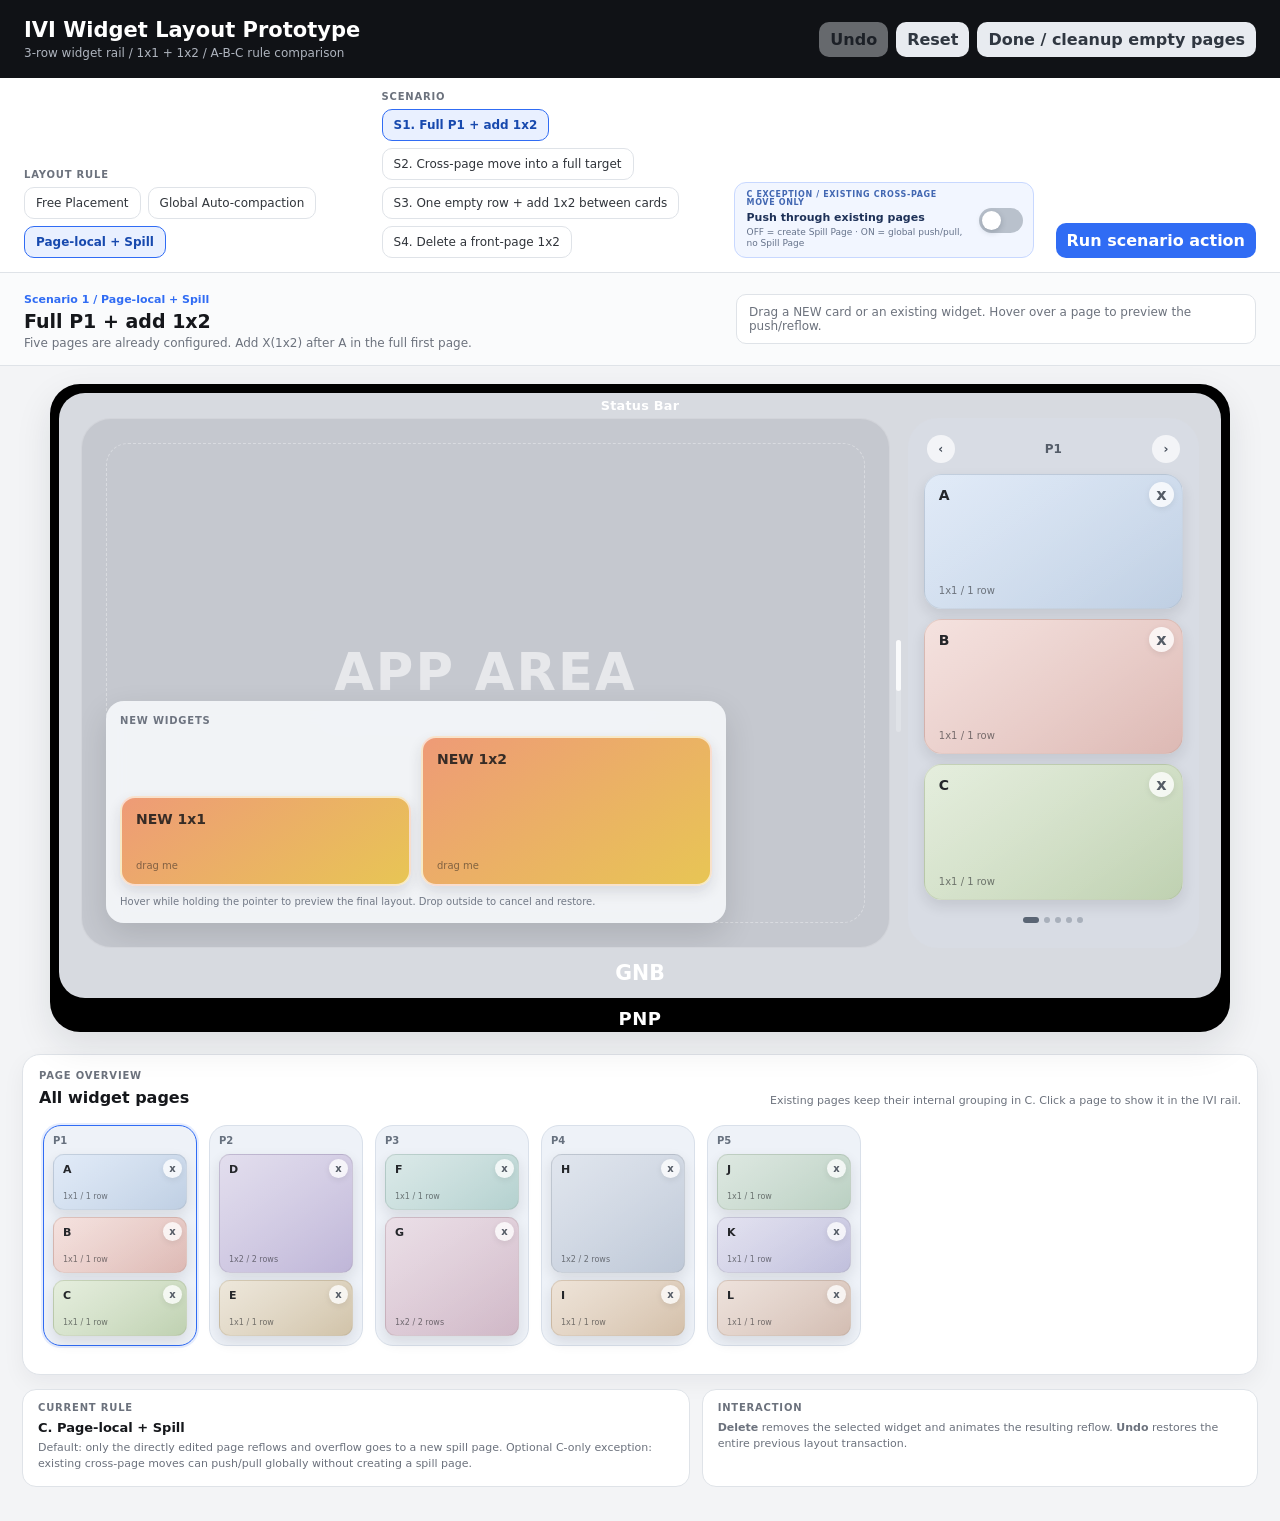
<file: index.html>
<!doctype html>
<html lang="en">
<head>
  <meta charset="utf-8" />
  <meta name="viewport" content="width=device-width, initial-scale=1" />
  <title>IVI Widget Layout Prototype</title>
  <style>
:root {
  --bg: #f3f4f6;
  --panel: #ffffff;
  --text: #15171b;
  --muted: #6c727d;
  --line: #dfe3e8;
  --blue: #306cf4;
  --blue-soft: #e9f0ff;
  --danger: #df4c4c;
  --success: #1d7b52;
  --row-h: 92px;
  --row-gap: 10px;
  --mini-row-h: 56px;
  --mini-row-gap: 7px;
  --shadow: 0 14px 36px rgba(18, 25, 35, .10);
}

* { box-sizing: border-box; }
html, body { min-height: 100%; }
body {
  margin: 0;
  background: var(--bg);
  color: var(--text);
  font-family: Inter, ui-sans-serif, system-ui, -apple-system, BlinkMacSystemFont, "Segoe UI", sans-serif;
}
button { font: inherit; }

.app-shell { min-height: 100vh; }
.topbar {
  display: flex;
  justify-content: space-between;
  align-items: center;
  gap: 20px;
  padding: 18px 24px;
  background: #101216;
  color: white;
}
.topbar h1 { margin: 0 0 4px; font-size: 21px; }
.topbar p { margin: 0; color: #aeb4be; font-size: 12px; }
.top-actions { display: flex; gap: 8px; flex-wrap: wrap; }

.control-panel {
  display: flex;
  align-items: end;
  gap: 22px;
  padding: 14px 24px;
  background: white;
  border-bottom: 1px solid var(--line);
}
.control-block { min-width: 330px; }
.control-block.grow { flex: 1; }
.label {
  color: var(--muted);
  font-size: 10px;
  line-height: 1;
  letter-spacing: .08em;
  font-weight: 800;
  text-transform: uppercase;
  margin-bottom: 7px;
}
.segmented { display: flex; gap: 7px; flex-wrap: wrap; }
.seg-btn {
  border: 1px solid var(--line);
  background: #fff;
  color: #30343a;
  border-radius: 10px;
  padding: 8px 11px;
  cursor: pointer;
  font-size: 12px;
}
.seg-btn.active { border-color: var(--blue); background: var(--blue-soft); color: #1749ae; font-weight: 800; }

.c-move-mode {
  min-width: 300px;
  max-width: 380px;
  min-height: 54px;
  padding: 8px 10px 8px 12px;
  border: 1px solid #c8d8ff;
  background: #f2f6ff;
  border-radius: 12px;
  display: flex;
  align-items: center;
  gap: 12px;
}
.c-move-copy { min-width: 0; flex: 1; display: grid; gap: 2px; }
.c-move-copy .label { margin: 0 0 2px; color: #4267b2; font-size: 8px; }
.c-move-copy strong { font-size: 11px; color: #1e3158; line-height: 1.2; }
.c-move-copy span { font-size: 9px; color: #65728a; line-height: 1.25; }
.switch { flex: 0 0 auto; cursor: pointer; }
.switch input { position: absolute; opacity: 0; pointer-events: none; }
.switch-track {
  display: block;
  width: 44px;
  height: 25px;
  padding: 3px;
  border-radius: 999px;
  background: #b9c1cc;
  transition: background .18s ease;
}
.switch-thumb {
  display: block;
  width: 19px;
  height: 19px;
  border-radius: 50%;
  background: white;
  box-shadow: 0 2px 6px rgba(20,30,45,.22);
  transition: transform .18s ease;
}
.switch input:checked + .switch-track { background: var(--blue); }
.switch input:checked + .switch-track .switch-thumb { transform: translateX(19px); }
.run-btn { white-space: nowrap; }

.scenario-summary {
  display: grid;
  grid-template-columns: minmax(0, 1fr) minmax(320px, 520px);
  gap: 18px;
  align-items: center;
  padding: 15px 24px;
  background: #fafbfc;
  border-bottom: 1px solid var(--line);
}
.eyebrow { color: var(--blue); font-size: 11px; font-weight: 900; }
.scenario-summary h2 { margin: 3px 0 4px; font-size: 19px; }
.scenario-summary p { margin: 0; color: var(--muted); font-size: 12px; }
.status {
  border-radius: 10px;
  padding: 10px 12px;
  font-size: 12px;
  border: 1px solid var(--line);
  background: white;
  color: var(--muted);
}
.status.success { background: #e9f8f0; color: #14613f; border-color: #bfe6d0; }
.status.error { background: #ffeded; color: #942f2f; border-color: #f0baba; }
.status.preview { background: #eef4ff; color: #1f4eaa; border-color: #c7d8ff; }

.prototype-area { padding: 18px 22px 34px; }
.ivi-shell {
  width: min(1180px, 100%);
  aspect-ratio: 1640 / 900;
  margin: 0 auto;
  background: #000;
  border-radius: 30px;
  padding: 9px 9px 34px;
  position: relative;
  box-shadow: var(--shadow);
  overflow: visible;
}
.ivi-inner {
  height: 100%;
  background: #d7dae0;
  border-radius: 26px;
  display: grid;
  grid-template-rows: 25px minmax(0, 1fr) 50px;
  overflow: hidden;
}
.status-label, .gnb-label {
  display: flex;
  align-items: center;
  justify-content: center;
  color: white;
  font-weight: 800;
}
.status-label { font-size: clamp(9px, 1vw, 14px); letter-spacing: .02em; }
.gnb-label { font-size: clamp(14px, 1.6vw, 22px); }
.pnp-label {
  position: absolute;
  bottom: 3px;
  left: 50%;
  transform: translateX(-50%);
  color: white;
  font-size: 18px;
  font-weight: 700;
  letter-spacing: .03em;
}
.ivi-content {
  min-height: 0;
  display: grid;
  grid-template-columns: minmax(0, 3fr) minmax(260px, 1.08fr);
  gap: 18px;
  padding: 0 22px;
}
.app-canvas {
  min-height: 0;
  background: #c5c8cf;
  border-radius: 30px;
  position: relative;
  overflow: hidden;
  border: 1px solid rgba(255,255,255,.22);
}
.app-placeholder {
  position: absolute;
  inset: 24px;
  border: 1px dashed rgba(255,255,255,.35);
  border-radius: 22px;
  display: flex;
  flex-direction: column;
  justify-content: center;
  align-items: center;
  color: rgba(255,255,255,.58);
  pointer-events: none;
}
.app-title { font-size: clamp(28px, 4vw, 54px); font-weight: 900; letter-spacing: .04em; }
.app-subtitle { margin-top: 8px; font-size: 12px; }

.new-widget-tray {
  position: absolute;
  left: 24px;
  bottom: 24px;
  width: min(620px, calc(100% - 48px));
  padding: 14px;
  border-radius: 18px;
  background: rgba(245,247,250,.92);
  box-shadow: 0 12px 32px rgba(0,0,0,.12);
  backdrop-filter: blur(10px);
}
.tray-title { font-size: 10px; letter-spacing: .08em; font-weight: 900; color: #6e7480; margin-bottom: 10px; }
.tray-cards { display: grid; grid-template-columns: 1fr 1fr; gap: 10px; align-items: end; }
.palette-card {
  border-radius: 15px;
  padding: 13px 14px;
  color: rgba(24,24,26,.86);
  cursor: grab;
  user-select: none;
  border: 2px solid rgba(255,255,255,.65);
  box-shadow: 0 6px 14px rgba(30,35,45,.12);
  display: flex;
  flex-direction: column;
  justify-content: space-between;
  transition: transform .16s ease, box-shadow .16s ease;
  touch-action: none;
}
.palette-card:hover { transform: translateY(-2px); box-shadow: 0 10px 18px rgba(30,35,45,.16); }
.palette-card.size-1 { min-height: 90px; }
.palette-card.size-2 { min-height: 150px; }
.palette-card strong { font-size: 14px; }
.palette-card span { font-size: 10px; opacity: .58; }
.tray-help { margin-top: 9px; color: #727986; font-size: 10px; line-height: 1.35; }

.widget-rail-wrap {
  background: #d8dce4;
  border-radius: 30px;
  min-height: 0;
  padding: 14px 16px 16px;
  position: relative;
  display: grid;
  grid-template-rows: 34px minmax(0, 1fr) 24px;
  gap: 8px;
}
.rail-head { display: flex; justify-content: space-between; align-items: center; padding: 0 3px; color: #555d69; font-weight: 900; font-size: 12px; }
.rail-nav { width: 28px; height: 28px; border: 0; border-radius: 50%; background: rgba(255,255,255,.7); cursor: pointer; color: #444c58; }
.page-dots { display: flex; justify-content: center; align-items: center; gap: 5px; }
.page-dot { width: 6px; height: 6px; border-radius: 50%; background: #a9b0bb; border: 0; padding: 0; cursor: pointer; }
.page-dot.active { width: 16px; border-radius: 8px; background: #5a6574; }
.rail-scrollbar { position: absolute; left: -12px; top: 42%; width: 5px; height: 92px; background: rgba(255,255,255,.22); border-radius: 8px; }
.rail-scrollbar i { display:block; height: 55%; width:100%; background: rgba(255,255,255,.82); border-radius: 8px; }

.page-surface {
  position: relative;
  border-radius: 18px;
  touch-action: none;
}
.rail-surface {
  min-height: 0;
  display: grid;
  grid-template-rows: repeat(3, minmax(0, 1fr));
  gap: 10px;
}
.surface-row {
  border-radius: 18px;
  background: rgba(255,255,255,.25);
  border: 1px dashed rgba(255,255,255,.35);
}
.surface-row span { display: none; }

.widget-card {
  position: absolute;
  left: 0;
  right: 0;
  border-radius: 18px;
  padding: 12px 14px;
  color: #24262a;
  border: 1px solid rgba(80,65,45,.08);
  box-shadow: 0 6px 14px rgba(25,30,40,.11);
  display: flex;
  flex-direction: column;
  justify-content: space-between;
  user-select: none;
  cursor: grab;
  touch-action: none;
  overflow: hidden;
  transition: top .22s cubic-bezier(.2,.8,.2,1), height .22s cubic-bezier(.2,.8,.2,1), transform .18s ease, opacity .18s ease, box-shadow .18s ease;
  z-index: 3;
}
.widget-card::before {
  content: "";
  position: absolute;
  inset: 0;
  background: linear-gradient(145deg, rgba(255,255,255,.25), rgba(255,255,255,0));
  pointer-events: none;
}
.widget-card:hover { box-shadow: 0 10px 20px rgba(25,30,40,.16); }
.widget-card.drag-preview { outline: 3px solid rgba(48,108,244,.35); outline-offset: -3px; }
.widget-card .card-title { font-size: 14px; font-weight: 900; position: relative; z-index: 1; }
.widget-card .card-meta { font-size: 10px; color: rgba(20,22,25,.54); position: relative; z-index: 1; }
.widget-delete {
  position: absolute;
  top: 7px;
  right: 8px;
  z-index: 4;
  width: 25px;
  height: 25px;
  border: 0;
  border-radius: 50%;
  background: rgba(255,255,255,.78);
  color: #555c66;
  cursor: pointer;
  font-weight: 900;
  box-shadow: 0 2px 6px rgba(0,0,0,.08);
}
.widget-card.removing { opacity: 0; transform: scale(.88); }

.page-surface.target-ok { outline: 3px solid rgba(48,108,244,.48); outline-offset: 4px; }
.page-surface.target-bad { outline: 3px solid rgba(223,76,76,.55); outline-offset: 4px; }
.drop-marker {
  position: absolute;
  left: 8px;
  right: 8px;
  height: 5px;
  border-radius: 6px;
  background: var(--blue);
  box-shadow: 0 0 0 4px rgba(48,108,244,.13);
  pointer-events: none;
  z-index: 8;
}
.target-bad .drop-marker { background: var(--danger); box-shadow: 0 0 0 4px rgba(223,76,76,.12); }

.overview-section {
  width: min(1400px, 100%);
  margin: 22px auto 0;
  background: white;
  border: 1px solid var(--line);
  border-radius: 18px;
  padding: 16px;
  box-shadow: 0 8px 22px rgba(20,25,35,.05);
}
.overview-head { display: flex; justify-content: space-between; gap: 20px; align-items: end; margin-bottom: 12px; }
.overview-head h3 { margin: 0; font-size: 16px; }
.overview-note { max-width: 610px; color: var(--muted); font-size: 11px; text-align: right; }
.page-overview { display: flex; gap: 12px; overflow-x: auto; padding: 6px 4px 12px; min-height: 230px; }
.mini-page { min-width: 154px; width: 154px; background: #eef2f8; border: 1px solid #d9e0ea; border-radius: 18px; padding: 9px; cursor: pointer; transition: border-color .16s ease, transform .16s ease; }
.mini-page:hover { transform: translateY(-1px); }
.mini-page.active { border-color: var(--blue); box-shadow: 0 0 0 2px rgba(48,108,244,.12); }
.mini-page.spill { border-style: dashed; border-color: #6e92e8; }
.mini-page-head { display: flex; justify-content: space-between; align-items: center; margin-bottom: 8px; font-size: 10px; font-weight: 900; color: #66707e; }
.spill-badge { font-size: 8px; background: white; border: 1px solid #c8d7f4; color: #2d62c6; border-radius: 7px; padding: 3px 5px; }
.mini-surface { height: calc(var(--mini-row-h) * 3 + var(--mini-row-gap) * 2); display: grid; grid-template-rows: repeat(3, var(--mini-row-h)); gap: var(--mini-row-gap); }
.mini-surface .surface-row { border-radius: 11px; background: rgba(255,255,255,.55); border-color: #d7dee8; }
.mini-surface .widget-card { border-radius: 11px; padding: 8px 9px; }
.mini-surface .widget-card .card-title { font-size: 11px; }
.mini-surface .widget-card .card-meta { font-size: 8px; }
.mini-surface .widget-delete { width: 19px; height: 19px; top: 4px; right: 4px; font-size: 10px; }
.mini-surface .drop-marker { left: 5px; right: 5px; height: 3px; }

.rule-foot { width: min(1400px, 100%); margin: 14px auto 0; display: grid; grid-template-columns: 1.2fr 1fr; gap: 12px; }
.rule-card { background: white; border: 1px solid var(--line); border-radius: 14px; padding: 13px 15px; }
.rule-card strong { display:block; font-size: 13px; margin-bottom: 5px; }
.rule-card p { margin: 0; color: var(--muted); font-size: 11px; line-height: 1.5; }

.btn { border: 0; border-radius: 10px; padding: 8px 11px; font-weight: 800; cursor: pointer; }
.btn.primary { background: var(--blue); color: white; }
.btn.secondary { background: #e8ebf0; color: #303741; }
.btn:disabled { opacity: .4; cursor: not-allowed; }

.drag-ghost {
  position: fixed;
  width: 170px;
  border-radius: 16px;
  padding: 12px;
  pointer-events: none;
  z-index: 9999;
  box-shadow: 0 18px 42px rgba(0,0,0,.24);
  border: 2px solid rgba(255,255,255,.75);
  transform: translate(-50%, -50%) rotate(2deg);
  opacity: .96;
}
.drag-ghost.size-1 { height: 74px; }
.drag-ghost.size-2 { height: 126px; }
.drag-ghost strong { display:block; font-size: 13px; }
.drag-ghost span { font-size: 10px; opacity: .55; }
.hidden { display:none !important; }

@media (max-width: 980px) {
  .control-panel, .scenario-summary { grid-template-columns: 1fr; display: grid; align-items: start; }
  .control-block { min-width: 0; }
  .ivi-content { grid-template-columns: 1.8fr 1fr; gap: 12px; padding: 0 14px; }
  .new-widget-tray { left: 14px; bottom: 14px; width: calc(100% - 28px); }
  .rule-foot { grid-template-columns: 1fr; }
}

</style>
</head>
<body>
  <div class="app-shell">
    <header class="topbar">
      <div>
        <h1>IVI Widget Layout Prototype</h1>
        <p>3-row widget rail / 1x1 + 1x2 / A-B-C rule comparison</p>
      </div>
      <div class="top-actions">
        <button id="undoBtn" class="btn secondary">Undo</button>
        <button id="resetBtn" class="btn secondary">Reset</button>
        <button id="doneBtn" class="btn secondary">Done / cleanup empty pages</button>
      </div>
    </header>

    <section class="control-panel">
      <div class="control-block">
        <div class="label">Layout rule</div>
        <div id="optionTabs" class="segmented"></div>
      </div>
      <div class="control-block grow">
        <div class="label">Scenario</div>
        <div id="scenarioTabs" class="segmented scenarios"></div>
      </div>
      <div id="cMoveMode" class="c-move-mode hidden" aria-live="polite">
        <div class="c-move-copy">
          <div class="label">C exception / existing cross-page move only</div>
          <strong>Push through existing pages</strong>
          <span>OFF = create Spill Page · ON = global push/pull, no Spill Page</span>
        </div>
        <label class="switch" title="Only affects moving an existing widget to a different page in Option C">
          <input id="cMovePushToggle" type="checkbox" />
          <span class="switch-track"><span class="switch-thumb"></span></span>
        </label>
      </div>
      <button id="runScenarioBtn" class="btn primary run-btn">Run scenario action</button>
    </section>

    <section class="scenario-summary">
      <div>
        <span id="scenarioNumber" class="eyebrow"></span>
        <h2 id="scenarioTitle"></h2>
        <p id="scenarioDescription"></p>
      </div>
      <div id="statusBar" class="status neutral">Drag a NEW card or an existing widget. Hover over a page to preview the push/reflow.</div>
    </section>

    <main class="prototype-area">
      <section class="ivi-shell" aria-label="Interactive IVI prototype">
        <div class="ivi-inner">
          <div class="status-label">Status Bar</div>
          <div class="ivi-content">
            <section class="app-canvas">
              <div class="app-placeholder">
                <div class="app-title">APP AREA</div>
                <div class="app-subtitle">Drag a new widget from this tray into the widget rail.</div>
              </div>

              <div class="new-widget-tray">
                <div class="tray-title">NEW WIDGETS</div>
                <div class="tray-cards">
                  <div id="palette1" class="palette-card size-1" data-size="1">
                    <strong>NEW 1x1</strong>
                    <span>drag me</span>
                  </div>
                  <div id="palette2" class="palette-card size-2" data-size="2">
                    <strong>NEW 1x2</strong>
                    <span>drag me</span>
                  </div>
                </div>
                <div class="tray-help">Hover while holding the pointer to preview the final layout. Drop outside to cancel and restore.</div>
              </div>
            </section>

            <aside class="widget-rail-wrap">
              <div class="rail-head">
                <button id="prevPageBtn" class="rail-nav" aria-label="Previous page">&#8249;</button>
                <span id="currentPageLabel">P1</span>
                <button id="nextPageBtn" class="rail-nav" aria-label="Next page">&#8250;</button>
              </div>
              <div id="mainRail" class="page-surface rail-surface" data-context="rail"></div>
              <div id="pageDots" class="page-dots"></div>
              <div class="rail-scrollbar"><i></i></div>
            </aside>
          </div>
          <div class="gnb-label">GNB</div>
        </div>
        <div class="pnp-label">PNP</div>
      </section>

      <section class="overview-section">
        <div class="overview-head">
          <div>
            <div class="label">Page overview</div>
            <h3>All widget pages</h3>
          </div>
          <div class="overview-note">Existing pages keep their internal grouping in C. Click a page to show it in the IVI rail.</div>
        </div>
        <div id="pageOverview" class="page-overview"></div>
      </section>

      <section class="rule-foot">
        <div class="rule-card">
          <div class="label">Current rule</div>
          <strong id="ruleName"></strong>
          <p id="ruleDescription"></p>
        </div>
        <div class="rule-card compact">
          <div class="label">Interaction</div>
          <p><b>Delete</b> removes the selected widget and animates the resulting reflow. <b>Undo</b> restores the entire previous layout transaction.</p>
        </div>
      </section>
    </main>
  </div>

  <div id="dragGhost" class="drag-ghost hidden"></div>
  <script>
(() => {
  const CAPACITY = 3;

  const OPTIONS = {
    A: {
      name: 'A. Free Placement',
      short: 'Free Placement',
      description: 'No cross-page push/pull. A drop is allowed when the target page has enough total row capacity. A 1x2 may shove an existing 1x1 up or down inside that same page to create two contiguous rows.'
    },
    B: {
      name: 'B. Global Auto-compaction',
      short: 'Global Auto-compaction',
      description: 'All widgets share one global order. Add, delete, or move changes that order, then every page is repaginated from the front.'
    },
    C: {
      name: 'C. Page-local + Spill',
      short: 'Page-local + Spill',
      description: 'Default: only the directly edited page reflows and overflow goes to a new spill page. Optional C-only exception: existing cross-page moves can push/pull globally without creating a spill page.'
    }
  };

  const SCENARIOS = {
    1: {
      title: 'Full P1 + add 1x2',
      description: 'Five pages are already configured. Add X(1x2) after A in the full first page.',
      pages: [
        [['A',1],['B',1],['C',1]],
        [['D',2],['E',1]],
        [['F',1],['G',2]],
        [['H',2],['I',1]],
        [['J',1],['K',1],['L',1]]
      ],
      action: { type:'add', size:2, id:'X', page:0, after:'A' }
    },
    2: {
      title: 'Cross-page move into a full target',
      description: 'Move I(1x1) from P4 into the full P1, between A and B.',
      pages: [
        [['A',1],['B',1],['C',1]],
        [['D',2],['E',1]],
        [['F',1],['G',2]],
        [['H',1],['I',1],['J',1]],
        [['K',2],['L',1]]
      ],
      action: { type:'move', id:'I', page:0, after:'A' }
    },
    3: {
      title: 'One empty row + add 1x2 between cards',
      description: 'P1 visibly has one empty row, but inserting a 1x2 between A and B needs four total rows.',
      pages: [
        [['A',1],['B',1]],
        [['C',2],['D',1]],
        [['E',1],['F',2]],
        [['G',1],['H',1]],
        [['I',2],['J',1]]
      ],
      action: { type:'add', size:2, id:'X', page:0, after:'A' }
    },
    4: {
      title: 'Delete a front-page 1x2',
      description: 'Delete A(1x2) from the first page and compare how far the resulting pull/reflow propagates.',
      pages: [
        [['A',2],['B',1]],
        [['C',1],['D',1],['E',1]],
        [['F',2],['G',1]],
        [['H',1],['I',2]],
        [['J',1],['K',1],['L',1]]
      ],
      action: { type:'delete', id:'A' }
    }
  };

  const BASE_COLORS = [
    ['#d7e4f5','#bfcfe3'], ['#f1d8d4','#ddb9b4'], ['#dce8d2','#bfd1b1'],
    ['#d9d3e8','#bfb6d8'], ['#e7dfcf','#d1c3a9'], ['#cfe2e1','#b4d1cf'],
    ['#e4d4df','#d0b8c7'], ['#d6dde8','#bec8d7'], ['#e8dacb','#d4c0aa'],
    ['#d2e0d7','#bad0c2'], ['#d9d8eb','#c0bfdc'], ['#e7d8d0','#d3bdb2']
  ];

  const app = {
    option: 'C',
    scenario: 1,
    states: {},
    histories: {},
    selectedPageId: {},
    newCounter: 1,
    drag: null,
    preview: null,
    lastHoverKey: null,
    deleteTimer: null,
    cExistingMoveGlobal: false
  };

  const els = {
    optionTabs: document.getElementById('optionTabs'),
    scenarioTabs: document.getElementById('scenarioTabs'),
    cMoveMode: document.getElementById('cMoveMode'),
    cMovePushToggle: document.getElementById('cMovePushToggle'),
    scenarioNumber: document.getElementById('scenarioNumber'),
    scenarioTitle: document.getElementById('scenarioTitle'),
    scenarioDescription: document.getElementById('scenarioDescription'),
    ruleName: document.getElementById('ruleName'),
    ruleDescription: document.getElementById('ruleDescription'),
    statusBar: document.getElementById('statusBar'),
    mainRail: document.getElementById('mainRail'),
    pageOverview: document.getElementById('pageOverview'),
    currentPageLabel: document.getElementById('currentPageLabel'),
    pageDots: document.getElementById('pageDots'),
    prevPageBtn: document.getElementById('prevPageBtn'),
    nextPageBtn: document.getElementById('nextPageBtn'),
    undoBtn: document.getElementById('undoBtn'),
    resetBtn: document.getElementById('resetBtn'),
    doneBtn: document.getElementById('doneBtn'),
    runScenarioBtn: document.getElementById('runScenarioBtn'),
    palette1: document.getElementById('palette1'),
    palette2: document.getElementById('palette2'),
    dragGhost: document.getElementById('dragGhost')
  };

  function key(option = app.option, scenario = app.scenario) { return `${option}-${scenario}`; }
  function clone(value) { return JSON.parse(JSON.stringify(value)); }
  function makePageId(prefix='p') { return `${prefix}-${Math.random().toString(36).slice(2,8)}`; }
  function pageUsed(items, widgets) { return items.reduce((n,id) => n + (widgets[id]?.size || 0), 0); }

  function newGradient(index) {
    const hue = (18 + (index - 1) * 34) % 360;
    const hue2 = (hue + 28) % 360;
    return [`hsl(${hue} 78% 70%)`, `hsl(${hue2} 76% 62%)`];
  }

  function baseGradient(index) {
    return BASE_COLORS[index % BASE_COLORS.length];
  }

  function widgetBackground(widget) {
    const colors = widget.colors || ['#d6dde8','#bcc8d8'];
    return `linear-gradient(145deg, ${colors[0]}, ${colors[1]})`;
  }

  function buildWidgets(sc) {
    const widgets = {};
    let i = 0;
    sc.pages.flat().forEach(([id,size]) => {
      widgets[id] = { id, label:id, size, colors:baseGradient(i++), isNew:false };
    });
    return widgets;
  }

  function packGlobal(order, widgets, oldPages=[]) {
    const pageOrders = [];
    let current = [];
    let used = 0;
    for (const id of order) {
      const size = widgets[id]?.size || 1;
      if (current.length && used + size > CAPACITY) {
        pageOrders.push(current);
        current = [];
        used = 0;
      }
      current.push(id);
      used += size;
    }
    if (current.length || !pageOrders.length) pageOrders.push(current);
    return pageOrders.map((items,i) => ({
      id: oldPages[i]?.id || makePageId(`b${i+1}`),
      items,
      spill:false
    }));
  }

  function sequentialPlacements(items, widgets) {
    let row = 0;
    return items.map(id => {
      const size = widgets[id]?.size || 1;
      const placement = { id, start:row, size };
      row += size;
      return placement;
    });
  }

  function buildInitialState(option, scenarioId) {
    const sc = SCENARIOS[scenarioId];
    const widgets = buildWidgets(sc);
    if (option === 'A') {
      return {
        option,
        widgets,
        pages: sc.pages.map((items,i) => ({
          id: makePageId(`a${i+1}`),
          spill:false,
          placements: sequentialPlacements(items.map(([id]) => id), widgets)
        }))
      };
    }
    if (option === 'B') {
      const order = sc.pages.flat().map(([id]) => id);
      return { option, widgets, order, pages:packGlobal(order, widgets) };
    }
    return {
      option,
      widgets,
      pages: sc.pages.map((items,i) => ({ id:makePageId(`c${i+1}`), spill:false, items:items.map(([id]) => id) }))
    };
  }

  function getState() {
    const k = key();
    if (!app.states[k]) app.states[k] = buildInitialState(app.option, app.scenario);
    if (!app.histories[k]) app.histories[k] = [];
    return app.states[k];
  }

  function setState(state) { app.states[key()] = state; }

  function getDisplayState() { return app.preview?.state || getState(); }

  function pageItems(state, page) {
    if (state.option === 'A') return [...page.placements].sort((a,b)=>a.start-b.start).map(p=>p.id);
    return page.items || [];
  }

  function pagePlacements(state, page) {
    if (state.option === 'A') return [...page.placements].sort((a,b)=>a.start-b.start);
    return sequentialPlacements(page.items || [], state.widgets);
  }

  function selectedPageId() {
    const k = key();
    const state = getDisplayState();
    const current = app.selectedPageId[k];
    if (state.pages.some(p=>p.id===current)) return current;
    const first = state.pages[0]?.id || null;
    app.selectedPageId[k] = first;
    return first;
  }

  function setSelectedPage(id) { app.selectedPageId[key()] = id; render(); }

  function findWidget(state, id) {
    if (!state.widgets[id]) return null;
    if (state.option === 'A') {
      for (let pi=0; pi<state.pages.length; pi++) {
        const idx = state.pages[pi].placements.findIndex(p=>p.id===id);
        if (idx >= 0) return { pageIndex:pi, pageId:state.pages[pi].id, localIndex:idx };
      }
      return null;
    }
    for (let pi=0; pi<state.pages.length; pi++) {
      const idx = (state.pages[pi].items || []).indexOf(id);
      if (idx >= 0) return { pageIndex:pi, pageId:state.pages[pi].id, localIndex:idx };
    }
    return null;
  }

  function getGlobalPageStart(state, pageId) {
    let count = 0;
    for (const page of state.pages) {
      if (page.id === pageId) return count;
      count += page.items.length;
    }
    return count;
  }

  function packPrefix(items, widgets) {
    const kept = [];
    let used = 0;
    let index = 0;
    for (; index < items.length; index++) {
      const id = items[index];
      const size = widgets[id]?.size || 1;
      if (used + size > CAPACITY) break;
      kept.push(id);
      used += size;
    }
    return { kept, spill:items.slice(index) };
  }

  function flattenCOrder(state) {
    return state.pages.flatMap(page => page.items || []);
  }

  function repaginateCGloballyForExistingMove(state, widget, source, targetPageId, insertIndex) {
    if (source) {
      state.pages[source.pageIndex].items = state.pages[source.pageIndex].items.filter(id => id !== widget.id);
    }
    const targetIndex = state.pages.findIndex(p => p.id === targetPageId);
    if (targetIndex < 0) return { ok:false, state, message:'Target page not found.' };

    const target = state.pages[targetIndex];
    const safeIndex = Math.max(0, Math.min(insertIndex, target.items.length));
    let globalIndex = safeIndex;
    for (let i = 0; i < targetIndex; i++) globalIndex += state.pages[i].items.length;

    const order = flattenCOrder(state);
    globalIndex = Math.max(0, Math.min(globalIndex, order.length));
    order.splice(globalIndex, 0, widget.id);

    state.pages = packGlobal(order, state.widgets, state.pages).map(page => ({
      id: page.id,
      items: page.items,
      spill: false
    }));
    return {
      ok:true,
      state,
      message:`C exception ON: existing cross-page move pushed/pulled widgets through ${state.pages.length} pages. No spill page was created.`
    };
  }

  function previewTransaction(baseState, drag, targetPageId, insertIndex) {
    const state = clone(baseState);
    const widget = drag.widget;
    state.widgets[widget.id] = clone(widget);

    if (state.option === 'A') {
      let source = drag.type === 'existing' ? findWidget(state, widget.id) : null;
      if (source) {
        state.pages[source.pageIndex].placements = state.pages[source.pageIndex].placements.filter(p=>p.id!==widget.id);
      }
      const targetPage = state.pages.find(p=>p.id===targetPageId);
      if (!targetPage) return { ok:false, state:baseState, message:'Target page not found.' };
      const targetItems = [...targetPage.placements].sort((a,b)=>a.start-b.start).map(p=>p.id);
      const safeIndex = Math.max(0, Math.min(insertIndex, targetItems.length));
      const nextItems = targetItems.slice();
      nextItems.splice(safeIndex,0,widget.id);
      const used = pageUsed(nextItems, state.widgets);
      if (used > CAPACITY) {
        return { ok:false, state:baseState, message:`A: target page needs ${used} rows. No cross-page overflow is allowed.` };
      }
      targetPage.placements = sequentialPlacements(nextItems, state.widgets);
      return { ok:true, state, message:'A: local shove/reorder only inside the target page. No other page changes.' };
    }

    if (state.option === 'B') {
      let globalIndex = getGlobalPageStart(baseState, targetPageId) + insertIndex;
      if (drag.type === 'existing') {
        const sourceIndex = state.order.indexOf(widget.id);
        if (sourceIndex >= 0) {
          state.order.splice(sourceIndex,1);
          if (sourceIndex < globalIndex) globalIndex -= 1;
        }
      }
      globalIndex = Math.max(0, Math.min(globalIndex, state.order.length));
      state.order.splice(globalIndex,0,widget.id);
      state.pages = packGlobal(state.order, state.widgets, state.pages);
      return { ok:true, state, message:`B: global order changed. All ${state.pages.length} pages are repaginated.` };
    }

    const cSource = drag.type === 'existing' ? findWidget(state, widget.id) : null;
    const isCrossPageExistingMove = !!(cSource && cSource.pageId !== targetPageId);
    if (drag.type === 'existing' && app.cExistingMoveGlobal && isCrossPageExistingMove) {
      return repaginateCGloballyForExistingMove(state, widget, cSource, targetPageId, insertIndex);
    }

    if (cSource) {
      state.pages[cSource.pageIndex].items = state.pages[cSource.pageIndex].items.filter(id=>id!==widget.id);
    }
    const targetIndex = state.pages.findIndex(p=>p.id===targetPageId);
    if (targetIndex < 0) return { ok:false, state:baseState, message:'Target page not found.' };
    const target = state.pages[targetIndex];
    const safeIndex = Math.max(0, Math.min(insertIndex, target.items.length));
    const nextItems = target.items.slice();
    nextItems.splice(safeIndex,0,widget.id);
    const packed = packPrefix(nextItems, state.widgets);
    target.items = packed.kept;
    if (packed.spill.length) {
      state.pages.splice(targetIndex + 1, 0, { id:makePageId('spill'), items:packed.spill, spill:true });
      return { ok:true, state, message:`C: target page reflowed. ${packed.spill.join(', ')} moved to a new spill page; later pages stay grouped.` };
    }
    return { ok:true, state, message:'C: target page reflowed locally. Existing later pages stay unchanged.' };
  }

  function deleteFromState(baseState, id) {
    const state = clone(baseState);
    const found = findWidget(state,id);
    if (!found) return {ok:false,state:baseState,message:'Widget not found.'};
    if (state.option === 'A') {
      state.pages[found.pageIndex].placements = state.pages[found.pageIndex].placements.filter(p=>p.id!==id);
    } else if (state.option === 'B') {
      state.order = state.order.filter(x=>x!==id);
      state.pages = packGlobal(state.order, state.widgets, state.pages);
    } else {
      state.pages[found.pageIndex].items = state.pages[found.pageIndex].items.filter(x=>x!==id);
    }
    delete state.widgets[id];
    const messages = {
      A: 'A: only that slot becomes empty. Other pages do not move.',
      B: `B: the global order pulls forward and repaginates ${state.pages.length} pages.`,
      C: 'C: only that page reflows upward. No widget is pulled from another page.'
    };
    return {ok:true,state,message:messages[state.option]};
  }

  function snapshotCurrent() {
    const hist = app.histories[key()] || (app.histories[key()] = []);
    hist.push(clone(getState()));
    if (hist.length > 40) hist.shift();
  }

  function setStatus(message, type='neutral') {
    els.statusBar.textContent = message;
    els.statusBar.className = `status ${type}`;
  }

  function captureRects() {
    const map = new Map();
    document.querySelectorAll('[data-anim-key]').forEach(el => {
      if (!el.classList.contains('removing')) map.set(el.dataset.animKey, el.getBoundingClientRect());
    });
    return map;
  }

  function animateFromRects(oldRects) {
    requestAnimationFrame(() => {
      document.querySelectorAll('[data-anim-key]').forEach(el => {
        const old = oldRects.get(el.dataset.animKey);
        if (!old) {
          el.animate([
            { opacity:0, transform:'scale(.9)' },
            { opacity:1, transform:'scale(1)' }
          ], { duration:220, easing:'cubic-bezier(.2,.8,.2,1)' });
          return;
        }
        const next = el.getBoundingClientRect();
        const dx = old.left - next.left;
        const dy = old.top - next.top;
        const sx = old.width && next.width ? old.width / next.width : 1;
        const sy = old.height && next.height ? old.height / next.height : 1;
        if (Math.abs(dx) > .5 || Math.abs(dy) > .5 || Math.abs(sx-1) > .01 || Math.abs(sy-1) > .01) {
          el.animate([
            { transform:`translate(${dx}px, ${dy}px) scale(${sx}, ${sy})` },
            { transform:'translate(0,0) scale(1,1)' }
          ], { duration:260, easing:'cubic-bezier(.2,.8,.2,1)' });
        }
      });
    });
  }

  function renderAnimated(oldRects = null) {
    const rects = oldRects || captureRects();
    render();
    animateFromRects(rects);
  }

  function commitPreview(preview) {
    if (!preview?.ok) return;
    const oldRects = captureRects();
    snapshotCurrent();
    setState(preview.state);
    app.preview = null;
    if (app.drag?.type === 'new') app.newCounter += 1;
    const targetId = app.drag?.targetPageId;
    if (targetId) app.selectedPageId[key()] = targetId;
    setStatus(preview.message, 'success');
    app.drag = null;
    app.lastHoverKey = null;
    hideGhost();
    render();
    animateFromRects(oldRects);
  }

  function startDragFromPalette(size, ev) {
    if (ev.button !== 0) return;
    ev.preventDefault();
    const idx = app.newCounter;
    const id = `N${idx}`;
    const colors = newGradient(idx);
    const widget = { id, label:id, size, colors, isNew:true };
    beginDrag({ type:'new', widget }, ev);
  }

  function startDragExisting(id, ev) {
    if (ev.button !== 0 || ev.target.closest('.widget-delete')) return;
    ev.preventDefault();
    const state = getState();
    const widget = state.widgets[id];
    if (!widget) return;
    beginDrag({ type:'existing', widget:clone(widget) }, ev);
  }

  function beginDrag(dragInfo, ev) {
    app.preview = null;
    app.lastHoverKey = null;
    app.drag = {
      ...dragInfo,
      baseState: clone(getState()),
      pointerId: ev.pointerId,
      targetPageId: null,
      insertIndex: null,
      markerRatio: .5,
      valid:false
    };
    showGhost(dragInfo.widget, ev.clientX, ev.clientY);
    window.addEventListener('pointermove', onPointerMove, true);
    window.addEventListener('pointerup', onPointerUp, true);
    window.addEventListener('pointercancel', onPointerCancel, true);
    setStatus('Dragging: hover over a widget page to preview the final result.', 'preview');
    render();
  }

  function showGhost(widget, x, y) {
    els.dragGhost.className = `drag-ghost size-${widget.size}`;
    els.dragGhost.style.background = widgetBackground(widget);
    els.dragGhost.innerHTML = `<strong>${widget.label}</strong><span>${widget.size===2?'1x2 / 2 rows':'1x1 / 1 row'}</span>`;
    moveGhost(x,y);
  }

  function moveGhost(x,y) {
    els.dragGhost.style.left = `${x}px`;
    els.dragGhost.style.top = `${y}px`;
  }

  function hideGhost() { els.dragGhost.classList.add('hidden'); }

  function pageLayoutForHitTest(baseState, pageId, draggedId) {
    const state = clone(baseState);
    if (draggedId && state.widgets[draggedId]) {
      const found = findWidget(state,draggedId);
      if (found) {
        if (state.option === 'A') state.pages[found.pageIndex].placements = state.pages[found.pageIndex].placements.filter(p=>p.id!==draggedId);
        else if (state.option === 'C') state.pages[found.pageIndex].items = state.pages[found.pageIndex].items.filter(id=>id!==draggedId);
      }
    }
    const page = state.pages.find(p=>p.id===pageId);
    if (!page) return [];
    if (state.option === 'B') return pagePlacements(baseState, baseState.pages.find(p=>p.id===pageId));
    return pagePlacements(state,page);
  }

  function insertionIndexFromPointer(baseState, pageId, surface, clientY, draggedId) {
    const rect = surface.getBoundingClientRect();
    const y = Math.max(0, Math.min(clientY - rect.top, rect.height));
    const layout = pageLayoutForHitTest(baseState,pageId,draggedId);
    if (!layout.length) return { index:0, ratio:y/rect.height };
    const rowScale = rect.height / CAPACITY;
    for (let i=0; i<layout.length; i++) {
      const mid = (layout[i].start + layout[i].size/2) * rowScale;
      if (y < mid) return { index:i, ratio:y/rect.height };
    }
    return { index:layout.length, ratio:y/rect.height };
  }

  function onPointerMove(ev) {
    if (!app.drag) return;
    moveGhost(ev.clientX, ev.clientY);
    const element = document.elementFromPoint(ev.clientX, ev.clientY);
    const surface = element?.closest?.('.page-surface');
    if (!surface || !surface.dataset.pageId) {
      if (app.preview) {
        const oldRects = captureRects();
        app.preview = null;
        app.drag.targetPageId = null;
        app.drag.valid = false;
        app.lastHoverKey = null;
        render();
        animateFromRects(oldRects);
        setStatus('Outside a page: release here to cancel. Layout restored.', 'preview');
      }
      return;
    }

    const pageId = surface.dataset.pageId;
    const hit = insertionIndexFromPointer(app.drag.baseState, pageId, surface, ev.clientY, app.drag.type==='existing' ? app.drag.widget.id : null);
    const hoverKey = `${pageId}:${hit.index}`;
    app.drag.markerRatio = hit.ratio;
    if (hoverKey === app.lastHoverKey) return;
    app.lastHoverKey = hoverKey;

    const preview = previewTransaction(app.drag.baseState, app.drag, pageId, hit.index);
    app.drag.targetPageId = pageId;
    app.drag.insertIndex = hit.index;
    app.drag.valid = preview.ok;
    app.preview = preview.ok ? preview : null;
    const oldRects = captureRects();
    render();
    animateFromRects(oldRects);
    setStatus(preview.message, preview.ok ? 'preview' : 'error');
  }

  function finishDrag(commit) {
    window.removeEventListener('pointermove', onPointerMove, true);
    window.removeEventListener('pointerup', onPointerUp, true);
    window.removeEventListener('pointercancel', onPointerCancel, true);
    if (commit && app.preview?.ok && app.drag?.valid) {
      commitPreview(app.preview);
      return;
    }
    const hadPreview = !!app.preview;
    const oldRects = captureRects();
    app.preview = null;
    app.drag = null;
    app.lastHoverKey = null;
    hideGhost();
    render();
    animateFromRects(oldRects);
    setStatus(hadPreview ? 'Drop cancelled. Previewed cards returned to their original positions.' : 'Drag cancelled.', 'neutral');
  }

  function onPointerUp() { finishDrag(true); }
  function onPointerCancel() { finishDrag(false); }

  function deleteWidget(id) {
    if (app.drag || app.deleteTimer) return;
    const nodes = [...document.querySelectorAll(`[data-widget-id="${CSS.escape(id)}"]`)];
    nodes.forEach(n=>n.classList.add('removing'));
    app.deleteTimer = setTimeout(() => {
      app.deleteTimer = null;
      const oldRects = captureRects();
      const result = deleteFromState(getState(), id);
      if (!result.ok) return;
      snapshotCurrent();
      setState(result.state);
      setStatus(result.message,'success');
      render();
      animateFromRects(oldRects);
    }, 170);
  }

  function cleanupEmptyPages() {
    if (app.drag) return;
    const state = clone(getState());
    snapshotCurrent();
    if (state.option === 'A') state.pages = state.pages.filter(p=>p.placements.length);
    else if (state.option === 'C') state.pages = state.pages.filter(p=>p.items.length);
    if (state.option === 'B') state.pages = packGlobal(state.order, state.widgets, state.pages);
    if (!state.pages.length) {
      if (state.option === 'A') state.pages = [{id:makePageId('empty'),spill:false,placements:[]}];
      else state.pages = [{id:makePageId('empty'),spill:false,items:[]}];
    }
    setState(state);
    app.selectedPageId[key()] = state.pages[0].id;
    setStatus('Done: fully empty pages removed. Empty rows inside non-empty pages remain.', 'success');
    renderAnimated();
  }

  function undo() {
    if (app.drag) return;
    const hist = app.histories[key()] || [];
    if (!hist.length) {
      setStatus('Nothing to undo.', 'error');
      return;
    }
    const oldRects = captureRects();
    setState(hist.pop());
    app.preview = null;
    const state = getState();
    if (!state.pages.some(p=>p.id===app.selectedPageId[key()])) app.selectedPageId[key()] = state.pages[0]?.id;
    setStatus('Undo: the previous layout transaction was restored.', 'success');
    render();
    animateFromRects(oldRects);
  }

  function resetCurrent() {
    if (app.drag) finishDrag(false);
    app.states[key()] = buildInitialState(app.option, app.scenario);
    app.histories[key()] = [];
    app.selectedPageId[key()] = app.states[key()].pages[0].id;
    app.newCounter = 1;
    app.preview = null;
    setStatus('Scenario reset.', 'neutral');
    render();
  }

  function findInsertIndexAfter(state, pageIndex, afterId) {
    const page = state.pages[pageIndex];
    if (!page) return 0;
    const items = pageItems(state,page);
    const idx = items.indexOf(afterId);
    return idx < 0 ? items.length : idx + 1;
  }

  function runScenarioAction() {
    resetCurrent();
    const sc = SCENARIOS[app.scenario];
    const action = sc.action;
    const state = getState();

    if (action.type === 'delete') {
      deleteWidget(action.id);
      return;
    }

    let widget;
    let dragType;
    if (action.type === 'add') {
      widget = { id:action.id, label:action.id, size:action.size, colors:newGradient(1), isNew:true };
      dragType = 'new';
    } else {
      widget = clone(state.widgets[action.id]);
      dragType = 'existing';
    }
    const targetPage = state.pages[action.page];
    const insertIndex = findInsertIndexAfter(state, action.page, action.after);
    const drag = { type:dragType, widget, baseState:clone(state), targetPageId:targetPage.id };
    const result = previewTransaction(state, drag, targetPage.id, insertIndex);
    if (!result.ok) {
      setStatus(result.message,'error');
      render();
      return;
    }
    const oldRects = captureRects();
    snapshotCurrent();
    setState(result.state);
    app.selectedPageId[key()] = targetPage.id;
    if (dragType === 'new') app.newCounter += 1;
    setStatus(result.message,'success');
    render();
    animateFromRects(oldRects);
  }

  function renderControls() {
    els.optionTabs.innerHTML = '';
    Object.entries(OPTIONS).forEach(([id,opt]) => {
      const b = document.createElement('button');
      b.className = `seg-btn ${app.option===id?'active':''}`;
      b.textContent = opt.short;
      b.onclick = () => {
        if (app.drag) finishDrag(false);
        app.option = id;
        getState();
        app.selectedPageId[key()] ||= getState().pages[0].id;
        setStatus(`Switched to ${opt.name}.`, 'neutral');
        render();
      };
      els.optionTabs.appendChild(b);
    });

    els.scenarioTabs.innerHTML = '';
    Object.entries(SCENARIOS).forEach(([id,sc]) => {
      const b = document.createElement('button');
      b.className = `seg-btn ${String(app.scenario)===id?'active':''}`;
      b.textContent = `S${id}. ${sc.title}`;
      b.onclick = () => {
        if (app.drag) finishDrag(false);
        app.scenario = Number(id);
        getState();
        app.selectedPageId[key()] ||= getState().pages[0].id;
        setStatus(`Scenario ${id} loaded.`, 'neutral');
        render();
      };
      els.scenarioTabs.appendChild(b);
    });

    const showCMoveMode = app.option === 'C';
    els.cMoveMode.classList.toggle('hidden', !showCMoveMode);
    els.cMovePushToggle.checked = app.cExistingMoveGlobal;
  }

  function renderHeader() {
    const sc = SCENARIOS[app.scenario];
    const opt = OPTIONS[app.option];
    els.scenarioNumber.textContent = `Scenario ${app.scenario} / ${opt.short}`;
    els.scenarioTitle.textContent = sc.title;
    els.scenarioDescription.textContent = sc.description;
    els.ruleName.textContent = opt.name;
    els.ruleDescription.textContent = opt.description;
    els.undoBtn.disabled = !(app.histories[key()]?.length);

    const next = newGradient(app.newCounter);
    const bg = `linear-gradient(145deg, ${next[0]}, ${next[1]})`;
    els.palette1.style.background = bg;
    els.palette2.style.background = bg;
  }

  function renderRows(surface) {
    for (let i=0; i<3; i++) {
      const row = document.createElement('div');
      row.className = 'surface-row';
      row.innerHTML = `<span>R${i+1}</span>`;
      surface.appendChild(row);
    }
  }

  function cardMetrics(surface, start, size) {
    const rect = surface.getBoundingClientRect();
    const styles = getComputedStyle(surface);
    const gap = parseFloat(styles.rowGap || '0') || 0;
    const rowH = (rect.height - gap * 2) / 3;
    return {
      top: start * (rowH + gap),
      height: size * rowH + (size - 1) * gap
    };
  }

  function renderSurface(surface, state, page, context) {
    surface.innerHTML = '';
    surface.dataset.pageId = page.id;
    surface.dataset.context = context;
    renderRows(surface);

    const placements = pagePlacements(state,page);
    placements.forEach(pl => {
      const w = state.widgets[pl.id];
      if (!w) return;
      const card = document.createElement('div');
      const metrics = cardMetrics(surface,pl.start,pl.size);
      card.className = `widget-card ${app.drag?.widget.id===w.id && app.preview ? 'drag-preview':''}`;
      card.style.top = `${metrics.top}px`;
      card.style.height = `${metrics.height}px`;
      card.style.background = widgetBackground(w);
      card.dataset.widgetId = w.id;
      card.dataset.animKey = `${context}:${w.id}`;
      card.innerHTML = `<span class="card-title">${w.label}</span><span class="card-meta">${w.size===2?'1x2 / 2 rows':'1x1 / 1 row'}</span><button class="widget-delete" title="Delete">x</button>`;
      card.addEventListener('pointerdown', ev => startDragExisting(w.id,ev));
      card.querySelector('.widget-delete').addEventListener('click', ev => { ev.stopPropagation(); deleteWidget(w.id); });
      surface.appendChild(card);
    });

    if (app.drag?.targetPageId === page.id) {
      surface.classList.toggle('target-ok', !!app.drag.valid);
      surface.classList.toggle('target-bad', !app.drag.valid);
      const marker = document.createElement('div');
      marker.className = 'drop-marker';
      marker.style.top = `${Math.max(3, Math.min(97, app.drag.markerRatio * 100))}%`;
      surface.appendChild(marker);
    } else {
      surface.classList.remove('target-ok','target-bad');
    }
  }

  function renderMainRail() {
    const state = getDisplayState();
    const id = selectedPageId();
    const pageIndex = Math.max(0, state.pages.findIndex(p=>p.id===id));
    const page = state.pages[pageIndex] || state.pages[0];
    if (!page) return;
    app.selectedPageId[key()] = page.id;
    els.currentPageLabel.textContent = `P${pageIndex+1}${page.spill?' / SPILL':''}`;
    renderSurface(els.mainRail, state, page, `rail-${page.id}`);

    els.pageDots.innerHTML = '';
    state.pages.forEach((p,i) => {
      const dot = document.createElement('button');
      dot.className = `page-dot ${p.id===page.id?'active':''}`;
      dot.title = `P${i+1}`;
      dot.onclick = () => setSelectedPage(p.id);
      els.pageDots.appendChild(dot);
    });
    els.prevPageBtn.disabled = pageIndex <= 0;
    els.nextPageBtn.disabled = pageIndex >= state.pages.length - 1;
  }

  function renderOverview() {
    const state = getDisplayState();
    const selected = selectedPageId();
    els.pageOverview.innerHTML = '';
    state.pages.forEach((page,i) => {
      const wrap = document.createElement('article');
      wrap.className = `mini-page ${page.id===selected?'active':''} ${page.spill?'spill':''}`;
      wrap.innerHTML = `<div class="mini-page-head"><span>P${i+1}</span>${page.spill?'<span class="spill-badge">SPILL</span>':''}</div>`;
      const surface = document.createElement('div');
      surface.className = 'page-surface mini-surface';
      surface.addEventListener('click', ev => { if (!ev.target.closest('.widget-card')) setSelectedPage(page.id); });
      wrap.appendChild(surface);
      els.pageOverview.appendChild(wrap);
      renderSurface(surface,state,page,`mini-${page.id}`);
    });
  }

  function render() {
    renderControls();
    renderHeader();
    renderMainRail();
    renderOverview();
  }

  els.palette1.addEventListener('pointerdown', ev => startDragFromPalette(1,ev));
  els.palette2.addEventListener('pointerdown', ev => startDragFromPalette(2,ev));
  els.cMovePushToggle.addEventListener('change', () => {
    if (app.drag) finishDrag(false);
    app.cExistingMoveGlobal = els.cMovePushToggle.checked;
    setStatus(
      app.cExistingMoveGlobal
        ? 'C exception ON: moving an existing widget to another page uses global push/pull and does not create a Spill Page. New-widget Add still uses Spill.'
        : 'C exception OFF: existing cross-page moves use the original Page-local + Spill rule.',
      'neutral'
    );
    render();
  });
  els.undoBtn.onclick = undo;
  els.resetBtn.onclick = resetCurrent;
  els.doneBtn.onclick = cleanupEmptyPages;
  els.runScenarioBtn.onclick = runScenarioAction;
  els.prevPageBtn.onclick = () => {
    const state = getDisplayState();
    const idx = state.pages.findIndex(p=>p.id===selectedPageId());
    if (idx > 0) setSelectedPage(state.pages[idx-1].id);
  };
  els.nextPageBtn.onclick = () => {
    const state = getDisplayState();
    const idx = state.pages.findIndex(p=>p.id===selectedPageId());
    if (idx >= 0 && idx < state.pages.length-1) setSelectedPage(state.pages[idx+1].id);
  };

  getState();
  app.selectedPageId[key()] = getState().pages[0].id;
  render();
})();

</script>
</body>
</html>
</file>
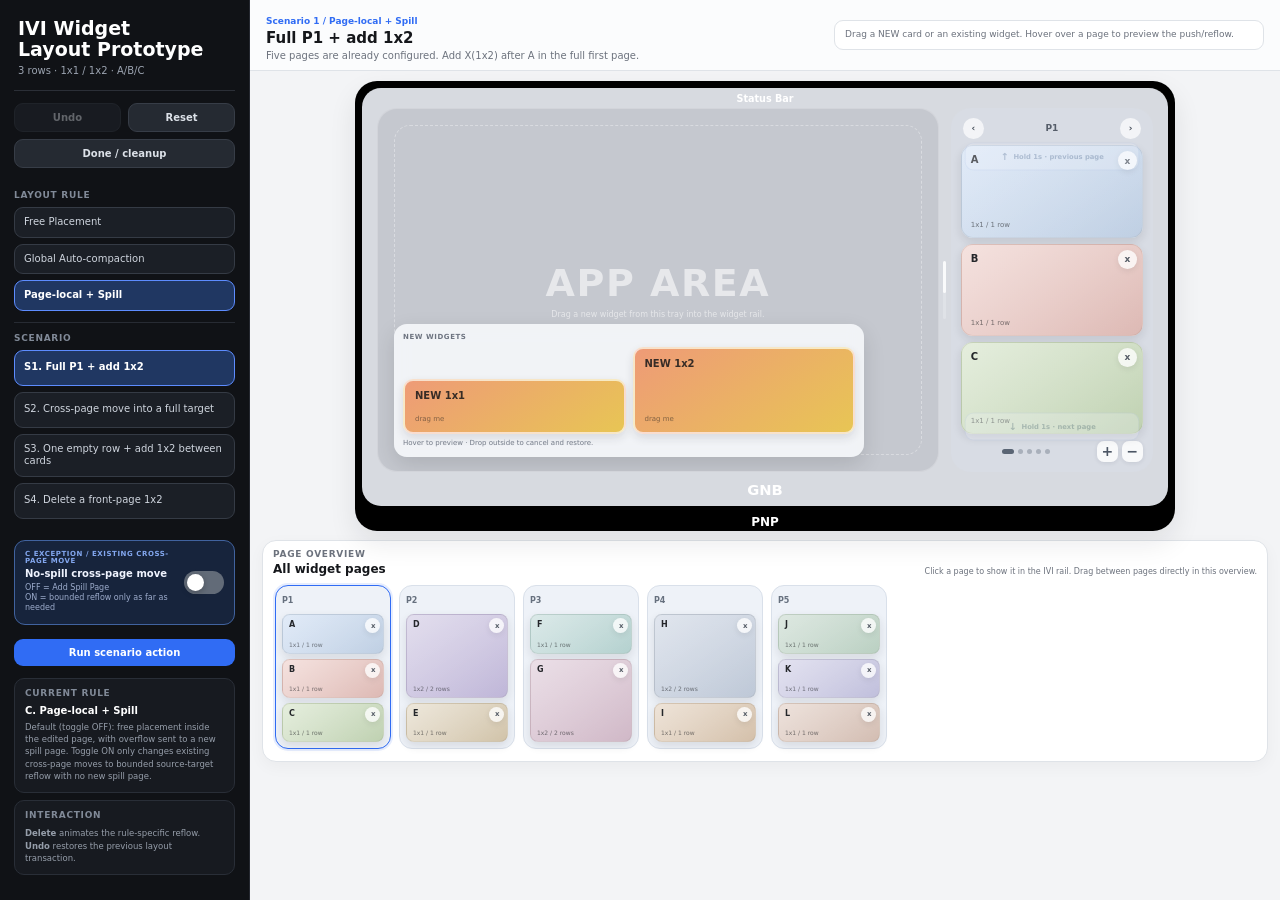
<file: ivi-widget-prototype-v5-git/index.html>
<!doctype html>
<html lang="en">
<head>
  <meta charset="utf-8" />
  <meta name="viewport" content="width=device-width, initial-scale=1" />
  <title>IVI Widget Layout Prototype</title>
  <link rel="stylesheet" href="styles.css" />
</head>
<body>
  <div class="app-shell">
    <aside class="left-sidebar">
      <div class="sidebar-brand">
        <h1>IVI Widget<br/>Layout Prototype</h1>
        <p>3 rows · 1x1 / 1x2 · A/B/C</p>
      </div>

      <div class="sidebar-actions">
        <button id="undoBtn" class="btn secondary">Undo</button>
        <button id="resetBtn" class="btn secondary">Reset</button>
        <button id="doneBtn" class="btn secondary wide">Done / cleanup</button>
      </div>

      <section class="sidebar-section">
        <div class="label">Layout rule</div>
        <div id="optionTabs" class="segmented vertical"></div>
      </section>

      <section class="sidebar-section">
        <div class="label">Scenario</div>
        <div id="scenarioTabs" class="segmented scenarios vertical"></div>
      </section>

      <div id="cMoveMode" class="c-move-mode hidden" aria-live="polite">
        <div class="c-move-copy">
          <div class="label">C exception / existing cross-page move</div>
          <strong>No-spill cross-page move</strong>
          <span>OFF = Add Spill Page<br/>ON = bounded reflow only as far as needed</span>
        </div>
        <label class="switch" title="Option C only: existing cross-page moves reuse capacity between source and target instead of creating a Spill Page">
          <input id="cMovePushToggle" type="checkbox" />
          <span class="switch-track"><span class="switch-thumb"></span></span>
        </label>
      </div>

      <button id="runScenarioBtn" class="btn primary run-btn">Run scenario action</button>

      <div class="sidebar-rule">
        <div class="label">Current rule</div>
        <strong id="ruleName"></strong>
        <p id="ruleDescription"></p>
      </div>
      <div class="sidebar-rule interaction-note">
        <div class="label">Interaction</div>
        <p><b>Delete</b> animates the rule-specific reflow. <b>Undo</b> restores the previous layout transaction.</p>
      </div>
    </aside>

    <div class="main-stage">
      <section class="scenario-summary">
        <div class="scenario-copy">
          <span id="scenarioNumber" class="eyebrow"></span>
          <h2 id="scenarioTitle"></h2>
          <p id="scenarioDescription"></p>
        </div>
        <div id="statusBar" class="status neutral">Drag a NEW card or an existing widget. Hover over a page to preview the push/reflow.</div>
      </section>

      <main class="prototype-area">
        <section class="ivi-shell" aria-label="Interactive IVI prototype">
          <div class="ivi-inner">
            <div class="status-label">Status Bar</div>
            <div class="ivi-content">
              <section class="app-canvas">
                <div class="app-placeholder">
                  <div class="app-title">APP AREA</div>
                  <div class="app-subtitle">Drag a new widget from this tray into the widget rail.</div>
                </div>

                <div class="new-widget-tray">
                  <div class="tray-title">NEW WIDGETS</div>
                  <div class="tray-cards">
                    <div id="palette1" class="palette-card size-1" data-size="1">
                      <strong>NEW 1x1</strong>
                      <span>drag me</span>
                    </div>
                    <div id="palette2" class="palette-card size-2" data-size="2">
                      <strong>NEW 1x2</strong>
                      <span>drag me</span>
                    </div>
                  </div>
                  <div class="tray-help">Hover to preview · Drop outside to cancel and restore.</div>
                </div>
              </section>

              <aside class="widget-rail-wrap">
                <div class="rail-head">
                  <button id="prevPageBtn" class="rail-nav" aria-label="Previous page">&#8249;</button>
                  <span id="currentPageLabel">P1</span>
                  <button id="nextPageBtn" class="rail-nav" aria-label="Next page">&#8250;</button>
                </div>

                <div id="prevDragPageZone" class="drag-page-zone drag-page-zone-prev" data-edge="prev" aria-hidden="true">
                  <span class="edge-arrow">&#8593;</span>
                  <span class="edge-copy">Hold 1s · previous page</span>
                  <span class="edge-progress"></span>
                </div>

                <div id="mainRail" class="page-surface rail-surface" data-context="rail"></div>

                <div id="nextDragPageZone" class="drag-page-zone drag-page-zone-next" data-edge="next" aria-hidden="true">
                  <span class="edge-arrow">&#8595;</span>
                  <span class="edge-copy">Hold 1s · next page</span>
                  <span class="edge-progress"></span>
                </div>

                <div class="rail-foot">
                  <div id="pageDots" class="page-dots"></div>
                  <div class="page-tools" aria-label="Page controls">
                    <button id="addPageBtn" class="page-tool-btn" title="Add a new page immediately after the current page" aria-label="Add page">+</button>
                    <button id="deletePageBtn" class="page-tool-btn danger" title="Delete the current page" aria-label="Delete current page">&#8722;</button>
                  </div>
                </div>
                <div class="rail-scrollbar"><i></i></div>
              </aside>
            </div>
            <div class="gnb-label">GNB</div>
          </div>
          <div class="pnp-label">PNP</div>
        </section>

        <section class="overview-section">
          <div class="overview-head">
            <div>
              <div class="label">Page overview</div>
              <h3>All widget pages</h3>
            </div>
            <div class="overview-note">Click a page to show it in the IVI rail. Drag between pages directly in this overview.</div>
          </div>
          <div id="pageOverview" class="page-overview"></div>
        </section>
      </main>
    </div>
  </div>

  <div id="dragGhost" class="drag-ghost hidden"></div>
  <script src="app.js"></script>
</body>
</html>
</file>
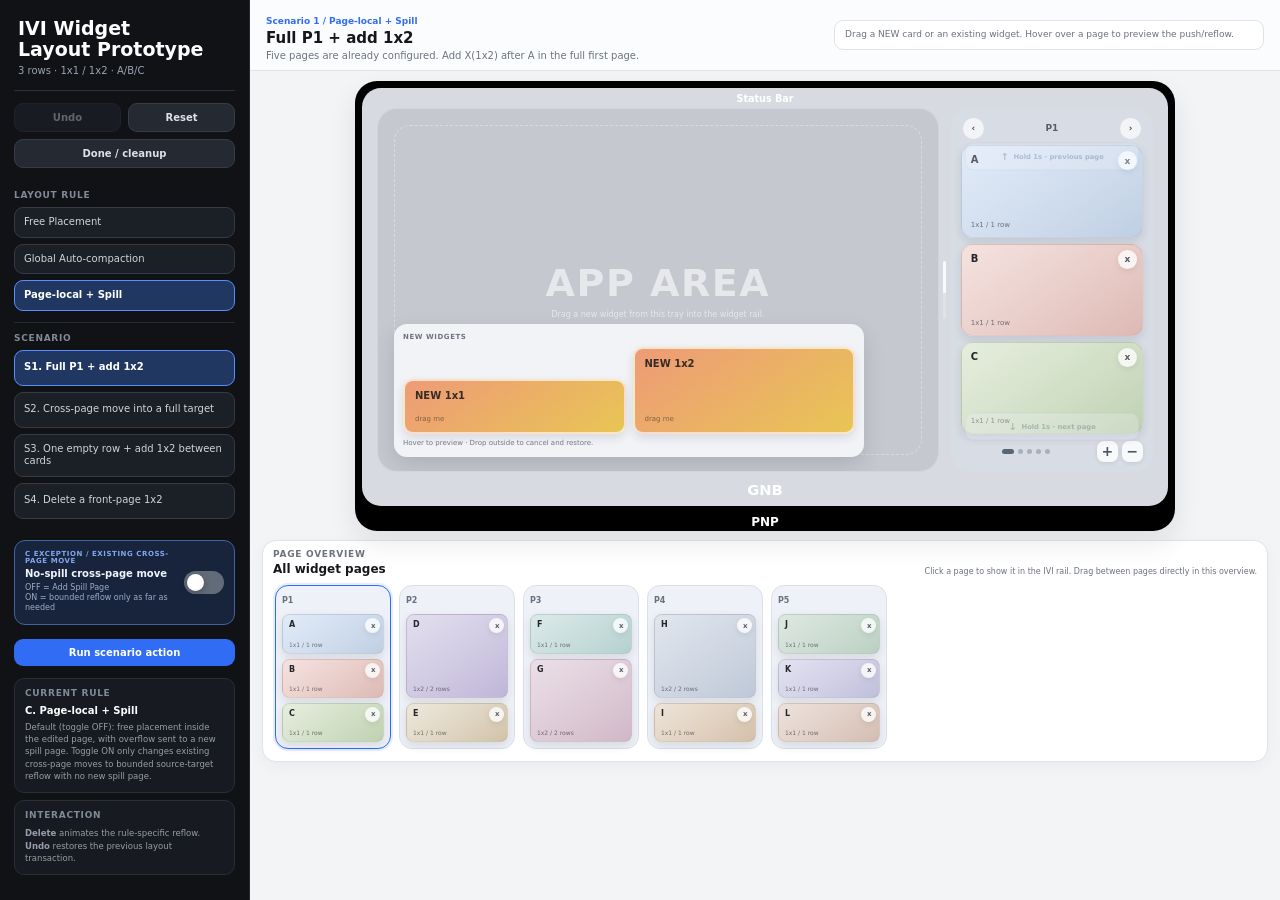
<file: ivi-widget-prototype-v5-git/standalone.html>
<!doctype html>
<html lang="en">
<head>
  <meta charset="utf-8" />
  <meta name="viewport" content="width=device-width, initial-scale=1" />
  <title>IVI Widget Layout Prototype</title>
  <style>
:root {
  --bg: #f3f4f6;
  --panel: #ffffff;
  --text: #15171b;
  --muted: #6c727d;
  --line: #dfe3e8;
  --blue: #306cf4;
  --blue-soft: #e9f0ff;
  --danger: #df4c4c;
  --success: #1d7b52;
  --sidebar-w: 250px;
  --shadow: 0 12px 28px rgba(18, 25, 35, .09);
}

* { box-sizing: border-box; }
html, body { min-height: 100%; }
body {
  margin: 0;
  background: var(--bg);
  color: var(--text);
  font-family: Inter, ui-sans-serif, system-ui, -apple-system, BlinkMacSystemFont, "Segoe UI", sans-serif;
}
button { font: inherit; }

.app-shell { min-height: 100vh; }
.left-sidebar {
  position: fixed;
  inset: 0 auto 0 0;
  width: var(--sidebar-w);
  padding: 16px 14px;
  background: #101216;
  color: white;
  z-index: 100;
  overflow-y: auto;
  border-right: 1px solid #252830;
}
.sidebar-brand { padding: 2px 4px 14px; border-bottom: 1px solid #2b2f37; }
.sidebar-brand h1 { margin: 0 0 6px; font-size: 19px; line-height: 1.08; }
.sidebar-brand p { margin: 0; color: #9ca4b1; font-size: 10px; }
.sidebar-actions { display: grid; grid-template-columns: 1fr 1fr; gap: 7px; padding: 12px 0; }
.sidebar-actions .wide { grid-column: 1 / -1; }
.sidebar-section { padding: 11px 0; border-top: 1px solid #272b33; }
.sidebar-section:first-of-type { border-top: 0; }
.label {
  color: var(--muted);
  font-size: 9px;
  line-height: 1;
  letter-spacing: .08em;
  font-weight: 800;
  text-transform: uppercase;
  margin-bottom: 7px;
}
.left-sidebar .label { color: #818a98; }
.segmented { display: flex; gap: 7px; flex-wrap: wrap; }
.segmented.vertical { display: grid; grid-template-columns: 1fr; gap: 6px; }
.seg-btn {
  border: 1px solid #353b45;
  background: #1b1f26;
  color: #cfd5de;
  border-radius: 9px;
  padding: 8px 9px;
  cursor: pointer;
  font-size: 10px;
  text-align: left;
  line-height: 1.25;
}
.seg-btn.active { border-color: #5d8cff; background: #203762; color: white; font-weight: 800; }
.scenarios .seg-btn { min-height: 36px; }

.c-move-mode {
  margin: 10px 0;
  padding: 10px;
  border: 1px solid #41639f;
  background: #17243c;
  border-radius: 11px;
  display: flex;
  align-items: center;
  gap: 8px;
}
.c-move-copy { min-width: 0; flex: 1; display: grid; gap: 3px; }
.c-move-copy .label { margin: 0; color: #83a7ef; font-size: 7px; }
.c-move-copy strong { font-size: 10px; color: #f0f4ff; line-height: 1.2; }
.c-move-copy span { font-size: 8px; color: #9daccc; line-height: 1.3; }
.switch { flex: 0 0 auto; cursor: pointer; }
.switch input { position: absolute; opacity: 0; pointer-events: none; }
.switch-track { display:block; width: 40px; height: 23px; padding: 3px; border-radius: 999px; background:#626b78; transition:background .18s ease; }
.switch-thumb { display:block; width:17px; height:17px; border-radius:50%; background:white; transition:transform .18s ease; box-shadow:0 2px 6px rgba(0,0,0,.25); }
.switch input:checked + .switch-track { background: var(--blue); }
.switch input:checked + .switch-track .switch-thumb { transform: translateX(17px); }
.run-btn { width: 100%; margin-top: 4px; }
.sidebar-rule { margin-top: 12px; padding: 10px; border-radius: 10px; background: #171a20; border: 1px solid #292e37; }
.sidebar-rule strong { display:block; font-size: 10px; margin-bottom: 5px; }
.sidebar-rule p { margin:0; color:#969eaa; font-size:8.5px; line-height:1.45; }
.interaction-note { margin-top: 7px; }

.main-stage { margin-left: var(--sidebar-w); min-height: 100vh; }
.scenario-summary {
  min-height: 68px;
  display: grid;
  grid-template-columns: minmax(0, 1fr) minmax(280px, 430px);
  gap: 14px;
  align-items: center;
  padding: 9px 16px;
  background: #fbfcfd;
  border-bottom: 1px solid var(--line);
  position: sticky;
  top: 0;
  z-index: 40;
}
.eyebrow { color: var(--blue); font-size: 9px; font-weight: 900; }
.scenario-summary h2 { margin: 2px 0 3px; font-size: 15px; line-height:1.15; }
.scenario-summary p { margin:0; color:var(--muted); font-size:10px; white-space:nowrap; overflow:hidden; text-overflow:ellipsis; }
.status { border-radius:9px; padding:8px 10px; font-size:9px; border:1px solid var(--line); background:white; color:var(--muted); line-height:1.3; }
.status.success { background:#e9f8f0; color:#14613f; border-color:#bfe6d0; }
.status.error { background:#ffeded; color:#942f2f; border-color:#f0baba; }
.status.preview { background:#eef4ff; color:#1f4eaa; border-color:#c7d8ff; }

.prototype-area {
  padding: 10px 12px 12px;
  display: grid;
  grid-template-rows: auto auto;
  gap: 9px;
  align-content: start;
}
.ivi-shell {
  width: min(100%, calc(50vh * 1.8222));
  aspect-ratio: 1640 / 900;
  margin: 0 auto;
  background: #000;
  border-radius: 22px;
  padding: 7px 7px 25px;
  position: relative;
  box-shadow: var(--shadow);
  overflow: visible;
}
.ivi-inner {
  height: 100%;
  background: #d7dae0;
  border-radius: 19px;
  display: grid;
  grid-template-rows: 20px minmax(0, 1fr) 34px;
  overflow: hidden;
}
.status-label, .gnb-label { display:flex; align-items:center; justify-content:center; color:white; font-weight:800; }
.status-label { font-size: clamp(7px, .75vw, 10px); }
.gnb-label { font-size: clamp(10px, 1.15vw, 15px); }
.pnp-label { position:absolute; bottom:2px; left:50%; transform:translateX(-50%); color:white; font-size:12px; font-weight:700; }
.ivi-content { min-height:0; display:grid; grid-template-columns:minmax(0,3fr) minmax(190px,1.08fr); gap:12px; padding:0 15px; }
.app-canvas { min-height:0; background:#c5c8cf; border-radius:20px; position:relative; overflow:hidden; border:1px solid rgba(255,255,255,.22); }
.app-placeholder { position:absolute; inset:16px; border:1px dashed rgba(255,255,255,.35); border-radius:16px; display:flex; flex-direction:column; justify-content:center; align-items:center; color:rgba(255,255,255,.58); pointer-events:none; }
.app-title { font-size:clamp(20px,3vw,38px); font-weight:900; letter-spacing:.04em; }
.app-subtitle { margin-top:5px; font-size:8px; }
.new-widget-tray { position:absolute; left:16px; bottom:14px; width:min(470px,calc(100% - 32px)); padding:9px; border-radius:13px; background:rgba(245,247,250,.92); box-shadow:0 8px 22px rgba(0,0,0,.12); backdrop-filter:blur(8px); }
.tray-title { font-size:7px; letter-spacing:.08em; font-weight:900; color:#6e7480; margin-bottom:6px; }
.tray-cards { display:grid; grid-template-columns:1fr 1fr; gap:7px; align-items:end; }
.palette-card { border-radius:10px; padding:9px 10px; color:rgba(24,24,26,.86); cursor:grab; user-select:none; border:2px solid rgba(255,255,255,.65); box-shadow:0 4px 10px rgba(30,35,45,.12); display:flex; flex-direction:column; justify-content:space-between; transition:transform .16s ease,box-shadow .16s ease; touch-action:none; }
.palette-card:hover { transform:translateY(-2px); box-shadow:0 8px 14px rgba(30,35,45,.16); }
.palette-card.size-1 { min-height:55px; }
.palette-card.size-2 { min-height:87px; }
.palette-card strong { font-size:10px; }
.palette-card span { font-size:7px; opacity:.58; }
.tray-help { margin-top:5px; color:#727986; font-size:7px; line-height:1.25; }
.widget-rail-wrap { background:#d8dce4; border-radius:20px; min-height:0; padding:8px 10px 9px; position:relative; display:grid; grid-template-rows:24px minmax(0,1fr) 24px; gap:5px; }
.rail-head { display:flex; justify-content:space-between; align-items:center; padding:0 2px; color:#555d69; font-weight:900; font-size:9px; }
.rail-nav { width:21px; height:21px; border:0; border-radius:50%; background:rgba(255,255,255,.7); cursor:pointer; color:#444c58; }
.rail-foot { display:grid; grid-template-columns:minmax(0,1fr) auto; align-items:center; gap:6px; min-width:0; }
.page-dots { display:flex; justify-content:center; align-items:center; gap:4px; min-width:0; overflow:hidden; }
.page-dot { width:5px; height:5px; flex:0 0 auto; border-radius:50%; background:#a9b0bb; border:0; padding:0; cursor:pointer; }
.page-dot.active { width:12px; border-radius:8px; background:#5a6574; }
.page-tools { display:flex; align-items:center; gap:4px; }
.page-tool-btn { width:21px; height:21px; padding:0; border:0; border-radius:7px; background:rgba(255,255,255,.82); color:#4c5665; font-size:14px; line-height:21px; font-weight:900; cursor:pointer; box-shadow:0 1px 4px rgba(30,40,55,.10); }
.page-tool-btn:hover { background:#fff; color:#214fa8; }
.page-tool-btn.danger:hover { color:#a73535; background:#fff0f0; }

.drag-page-zone { position:absolute; left:11px; right:11px; height:29px; z-index:30; display:flex; align-items:center; justify-content:center; gap:5px; border:1px solid rgba(48,108,244,.26); border-radius:9px; background:rgba(238,244,255,.93); color:#335992; font-size:7px; font-weight:800; opacity:0; transform:scale(.97); pointer-events:none; transition:opacity .12s ease, transform .12s ease, background .12s ease; overflow:hidden; }
.drag-page-zone-prev { top:34px; }
.drag-page-zone-next { bottom:31px; }
.drag-page-zone.shown { opacity:.72; transform:scale(1); pointer-events:auto; }
.drag-page-zone.shown:hover, .drag-page-zone.dwelling { opacity:1; background:rgba(231,240,255,.98); }
.drag-page-zone.unavailable { opacity:.28; filter:grayscale(.35); }
.drag-page-zone .edge-arrow { font-size:10px; line-height:1; }
.drag-page-zone .edge-copy { position:relative; z-index:2; white-space:nowrap; }
.drag-page-zone .edge-progress { position:absolute; left:0; bottom:0; height:3px; width:0; background:#306cf4; }
.drag-page-zone.dwelling .edge-progress { animation:edgeDwellProgress 1s linear forwards; }
@keyframes edgeDwellProgress { from { width:0; } to { width:100%; } }

.rail-scrollbar { position:absolute; left:-8px; top:42%; width:3px; height:58px; background:rgba(255,255,255,.22); border-radius:8px; }
.rail-scrollbar i { display:block; height:55%; width:100%; background:rgba(255,255,255,.82); border-radius:8px; }

.page-surface { position:relative; border-radius:13px; touch-action:none; }
.rail-surface { min-height:0; display:grid; grid-template-rows:repeat(3,minmax(0,1fr)); gap:6px; }
.surface-row { border-radius:12px; background:rgba(255,255,255,.25); border:1px dashed rgba(255,255,255,.35); }
.surface-row span { display:none; }
.widget-card { position:absolute; left:0; right:0; border-radius:12px; padding:8px 9px; color:#24262a; border:1px solid rgba(80,65,45,.08); box-shadow:0 4px 10px rgba(25,30,40,.11); display:flex; flex-direction:column; justify-content:space-between; user-select:none; cursor:grab; touch-action:none; overflow:hidden; transition:top .22s cubic-bezier(.2,.8,.2,1),height .22s cubic-bezier(.2,.8,.2,1),transform .18s ease,opacity .18s ease,box-shadow .18s ease; z-index:3; }
.widget-card::before { content:""; position:absolute; inset:0; background:linear-gradient(145deg,rgba(255,255,255,.25),rgba(255,255,255,0)); pointer-events:none; }
.widget-card:hover { box-shadow:0 8px 16px rgba(25,30,40,.16); }
.widget-card.drag-preview { outline:2px solid rgba(48,108,244,.35); outline-offset:-2px; }
.widget-card .card-title { font-size:10px; font-weight:900; position:relative; z-index:1; }
.widget-card .card-meta { font-size:7px; color:rgba(20,22,25,.54); position:relative; z-index:1; }
.widget-delete { position:absolute; top:5px; right:5px; z-index:4; width:19px; height:19px; border:0; border-radius:50%; background:rgba(255,255,255,.78); color:#555c66; cursor:pointer; font-weight:900; font-size:9px; box-shadow:0 2px 6px rgba(0,0,0,.08); }
.widget-card.removing { opacity:0; transform:scale(.88); }
.page-surface.target-ok { outline:2px solid rgba(48,108,244,.48); outline-offset:3px; }
.page-surface.target-bad { outline:2px solid rgba(223,76,76,.55); outline-offset:3px; }
.drop-marker { position:absolute; left:6px; right:6px; height:3px; border-radius:6px; background:var(--blue); box-shadow:0 0 0 3px rgba(48,108,244,.13); pointer-events:none; z-index:8; }
.target-bad .drop-marker { background:var(--danger); box-shadow:0 0 0 3px rgba(223,76,76,.12); }

.overview-section { width:min(1180px,100%); margin:0 auto; background:white; border:1px solid var(--line); border-radius:14px; padding:9px 10px 7px; box-shadow:0 5px 16px rgba(20,25,35,.04); }
.overview-head { display:flex; justify-content:space-between; gap:14px; align-items:end; margin-bottom:6px; }
.overview-head .label { margin-bottom:3px; }
.overview-head h3 { margin:0; font-size:12px; }
.overview-note { max-width:520px; color:var(--muted); font-size:8px; text-align:right; }
.page-overview { display:flex; gap:8px; overflow-x:auto; padding:3px 2px 5px; min-height:160px; }
.mini-page { min-width:116px; width:116px; background:#eef2f8; border:1px solid #d9e0ea; border-radius:13px; padding:6px; cursor:pointer; transition:border-color .16s ease,transform .16s ease; }
.mini-page:hover { transform:translateY(-1px); }
.mini-page.active { border-color:var(--blue); box-shadow:0 0 0 2px rgba(48,108,244,.12); }
.mini-page.spill { border-style:dashed; border-color:#6e92e8; }
.mini-page-head { display:flex; justify-content:space-between; align-items:center; margin-bottom:5px; font-size:8px; font-weight:900; color:#66707e; position:relative; min-height:16px; }
.mini-page-head-actions { display:flex; align-items:center; gap:4px; min-width:28px; justify-content:flex-end; }
.mini-page-delete { width:17px; height:17px; padding:0; border:0; border-radius:50%; background:#fff; color:#8c4a4a; font-size:10px; font-weight:900; line-height:17px; cursor:pointer; opacity:0; transform:scale(.85); pointer-events:none; box-shadow:0 2px 6px rgba(35,45,60,.12); transition:opacity .12s ease, transform .12s ease, background .12s ease; }
.mini-page:hover .mini-page-delete, .mini-page:focus-within .mini-page-delete { opacity:1; transform:scale(1); pointer-events:auto; }
.mini-page-delete:hover { background:#ffecec; color:#a42929; }
.spill-badge { font-size:6px; background:white; border:1px solid #c8d7f4; color:#2d62c6; border-radius:6px; padding:2px 3px; }
.mini-surface { height:128px; display:grid; grid-template-rows:repeat(3,minmax(0,1fr)); gap:5px; }
.mini-surface .surface-row { border-radius:8px; background:rgba(255,255,255,.55); border-color:#d7dee8; }
.mini-surface .widget-card { border-radius:8px; padding:5px 6px; }
.mini-surface .widget-card .card-title { font-size:8px; }
.mini-surface .widget-card .card-meta { font-size:6px; }
.mini-surface .widget-delete { width:15px; height:15px; top:3px; right:3px; font-size:7px; }
.mini-surface .drop-marker { left:4px; right:4px; height:2px; }

.btn { border:0; border-radius:9px; padding:8px 9px; font-weight:800; cursor:pointer; font-size:10px; }
.btn.primary { background:var(--blue); color:white; }
.btn.secondary { background:#252a32; color:#dce1e8; border:1px solid #373d47; }
.btn:disabled { opacity:.4; cursor:not-allowed; }
.drag-ghost { position:fixed; width:150px; border-radius:14px; padding:10px; pointer-events:none; z-index:9999; box-shadow:0 18px 42px rgba(0,0,0,.24); border:2px solid rgba(255,255,255,.75); transform:translate(-50%,-50%) rotate(2deg); opacity:.96; }
.drag-ghost.size-1 { height:64px; }
.drag-ghost.size-2 { height:106px; }
.drag-ghost strong { display:block; font-size:11px; }
.drag-ghost span { font-size:8px; opacity:.55; }
.hidden { display:none !important; }

@media (min-height: 920px) {
  .ivi-shell { width: min(100%, 900px); }
  .page-overview { min-height: 174px; }
  .mini-page { min-width:124px; width:124px; }
  .mini-surface { height:140px; }
}

@media (max-width: 1050px) {
  :root { --sidebar-w: 220px; }
  .scenario-summary { grid-template-columns:1fr; gap:5px; }
  .scenario-summary p { display:none; }
  .status { padding:6px 8px; }
  .ivi-shell { width:min(100%,calc(47vh * 1.8222)); }
}

@media (max-width: 760px) {
  .left-sidebar { position:static; width:auto; max-height:none; }
  .main-stage { margin-left:0; }
  .segmented.vertical { grid-template-columns:repeat(2,minmax(0,1fr)); }
  .scenario-summary { position:static; }
  .ivi-shell { width:100%; }
  .ivi-content { grid-template-columns:1.65fr 1fr; padding:0 9px; gap:8px; }
  .new-widget-tray { left:9px; bottom:9px; width:calc(100% - 18px); }
}

</style>
</head>
<body>
  <div class="app-shell">
    <aside class="left-sidebar">
      <div class="sidebar-brand">
        <h1>IVI Widget<br/>Layout Prototype</h1>
        <p>3 rows · 1x1 / 1x2 · A/B/C</p>
      </div>

      <div class="sidebar-actions">
        <button id="undoBtn" class="btn secondary">Undo</button>
        <button id="resetBtn" class="btn secondary">Reset</button>
        <button id="doneBtn" class="btn secondary wide">Done / cleanup</button>
      </div>

      <section class="sidebar-section">
        <div class="label">Layout rule</div>
        <div id="optionTabs" class="segmented vertical"></div>
      </section>

      <section class="sidebar-section">
        <div class="label">Scenario</div>
        <div id="scenarioTabs" class="segmented scenarios vertical"></div>
      </section>

      <div id="cMoveMode" class="c-move-mode hidden" aria-live="polite">
        <div class="c-move-copy">
          <div class="label">C exception / existing cross-page move</div>
          <strong>No-spill cross-page move</strong>
          <span>OFF = Add Spill Page<br/>ON = bounded reflow only as far as needed</span>
        </div>
        <label class="switch" title="Option C only: existing cross-page moves reuse capacity between source and target instead of creating a Spill Page">
          <input id="cMovePushToggle" type="checkbox" />
          <span class="switch-track"><span class="switch-thumb"></span></span>
        </label>
      </div>

      <button id="runScenarioBtn" class="btn primary run-btn">Run scenario action</button>

      <div class="sidebar-rule">
        <div class="label">Current rule</div>
        <strong id="ruleName"></strong>
        <p id="ruleDescription"></p>
      </div>
      <div class="sidebar-rule interaction-note">
        <div class="label">Interaction</div>
        <p><b>Delete</b> animates the rule-specific reflow. <b>Undo</b> restores the previous layout transaction.</p>
      </div>
    </aside>

    <div class="main-stage">
      <section class="scenario-summary">
        <div class="scenario-copy">
          <span id="scenarioNumber" class="eyebrow"></span>
          <h2 id="scenarioTitle"></h2>
          <p id="scenarioDescription"></p>
        </div>
        <div id="statusBar" class="status neutral">Drag a NEW card or an existing widget. Hover over a page to preview the push/reflow.</div>
      </section>

      <main class="prototype-area">
        <section class="ivi-shell" aria-label="Interactive IVI prototype">
          <div class="ivi-inner">
            <div class="status-label">Status Bar</div>
            <div class="ivi-content">
              <section class="app-canvas">
                <div class="app-placeholder">
                  <div class="app-title">APP AREA</div>
                  <div class="app-subtitle">Drag a new widget from this tray into the widget rail.</div>
                </div>

                <div class="new-widget-tray">
                  <div class="tray-title">NEW WIDGETS</div>
                  <div class="tray-cards">
                    <div id="palette1" class="palette-card size-1" data-size="1">
                      <strong>NEW 1x1</strong>
                      <span>drag me</span>
                    </div>
                    <div id="palette2" class="palette-card size-2" data-size="2">
                      <strong>NEW 1x2</strong>
                      <span>drag me</span>
                    </div>
                  </div>
                  <div class="tray-help">Hover to preview · Drop outside to cancel and restore.</div>
                </div>
              </section>

              <aside class="widget-rail-wrap">
                <div class="rail-head">
                  <button id="prevPageBtn" class="rail-nav" aria-label="Previous page">&#8249;</button>
                  <span id="currentPageLabel">P1</span>
                  <button id="nextPageBtn" class="rail-nav" aria-label="Next page">&#8250;</button>
                </div>

                <div id="prevDragPageZone" class="drag-page-zone drag-page-zone-prev" data-edge="prev" aria-hidden="true">
                  <span class="edge-arrow">&#8593;</span>
                  <span class="edge-copy">Hold 1s · previous page</span>
                  <span class="edge-progress"></span>
                </div>

                <div id="mainRail" class="page-surface rail-surface" data-context="rail"></div>

                <div id="nextDragPageZone" class="drag-page-zone drag-page-zone-next" data-edge="next" aria-hidden="true">
                  <span class="edge-arrow">&#8595;</span>
                  <span class="edge-copy">Hold 1s · next page</span>
                  <span class="edge-progress"></span>
                </div>

                <div class="rail-foot">
                  <div id="pageDots" class="page-dots"></div>
                  <div class="page-tools" aria-label="Page controls">
                    <button id="addPageBtn" class="page-tool-btn" title="Add a new page immediately after the current page" aria-label="Add page">+</button>
                    <button id="deletePageBtn" class="page-tool-btn danger" title="Delete the current page" aria-label="Delete current page">&#8722;</button>
                  </div>
                </div>
                <div class="rail-scrollbar"><i></i></div>
              </aside>
            </div>
            <div class="gnb-label">GNB</div>
          </div>
          <div class="pnp-label">PNP</div>
        </section>

        <section class="overview-section">
          <div class="overview-head">
            <div>
              <div class="label">Page overview</div>
              <h3>All widget pages</h3>
            </div>
            <div class="overview-note">Click a page to show it in the IVI rail. Drag between pages directly in this overview.</div>
          </div>
          <div id="pageOverview" class="page-overview"></div>
        </section>
      </main>
    </div>
  </div>

  <div id="dragGhost" class="drag-ghost hidden"></div>
  <script>
(() => {
  const CAPACITY = 3;

  const OPTIONS = {
    A: {
      name: 'A. Free Placement',
      short: 'Free Placement',
      description: 'True free placement inside each 3-row page. Cards may stay in top, middle, or bottom slots; a drop can shove/reorder other cards inside that page. No cross-page overflow.'
    },
    B: {
      name: 'B. Global Auto-compaction',
      short: 'Global Auto-compaction',
      description: 'All widgets share one global order. Add, delete, or move changes that order, then every page is repaginated from the front.'
    },
    C: {
      name: 'C. Page-local + Spill',
      short: 'Page-local + Spill',
      description: 'Default (toggle OFF): free placement inside the edited page, with overflow sent to a new spill page. Toggle ON only changes existing cross-page moves to bounded source-target reflow with no new spill page.'
    }
  };

  const SCENARIOS = {
    1: {
      title: 'Full P1 + add 1x2',
      description: 'Five pages are already configured. Add X(1x2) after A in the full first page.',
      pages: [
        [['A',1],['B',1],['C',1]],
        [['D',2],['E',1]],
        [['F',1],['G',2]],
        [['H',2],['I',1]],
        [['J',1],['K',1],['L',1]]
      ],
      action: { type:'add', size:2, id:'X', page:0, after:'A' }
    },
    2: {
      title: 'Cross-page move into a full target',
      description: 'Move I(1x1) from P4 into the full P1, between A and B.',
      pages: [
        [['A',1],['B',1],['C',1]],
        [['D',2],['E',1]],
        [['F',1],['G',2]],
        [['H',1],['I',1],['J',1]],
        [['K',2],['L',1]]
      ],
      action: { type:'move', id:'I', page:0, after:'A' }
    },
    3: {
      title: 'One empty row + add 1x2 between cards',
      description: 'P1 visibly has one empty row, but inserting a 1x2 between A and B needs four total rows.',
      pages: [
        [['A',1],['B',1]],
        [['C',2],['D',1]],
        [['E',1],['F',2]],
        [['G',1],['H',1]],
        [['I',2],['J',1]]
      ],
      action: { type:'add', size:2, id:'X', page:0, after:'A' }
    },
    4: {
      title: 'Delete a front-page 1x2',
      description: 'Delete A(1x2) from the first page and compare how far the resulting pull/reflow propagates.',
      pages: [
        [['A',2],['B',1]],
        [['C',1],['D',1],['E',1]],
        [['F',2],['G',1]],
        [['H',1],['I',2]],
        [['J',1],['K',1],['L',1]]
      ],
      action: { type:'delete', id:'A' }
    }
  };

  const BASE_COLORS = [
    ['#d7e4f5','#bfcfe3'], ['#f1d8d4','#ddb9b4'], ['#dce8d2','#bfd1b1'],
    ['#d9d3e8','#bfb6d8'], ['#e7dfcf','#d1c3a9'], ['#cfe2e1','#b4d1cf'],
    ['#e4d4df','#d0b8c7'], ['#d6dde8','#bec8d7'], ['#e8dacb','#d4c0aa'],
    ['#d2e0d7','#bad0c2'], ['#d9d8eb','#c0bfdc'], ['#e7d8d0','#d3bdb2']
  ];

  const app = {
    option: 'C',
    scenario: 1,
    states: {},
    histories: {},
    selectedPageId: {},
    newCounter: 1,
    drag: null,
    preview: null,
    lastHoverKey: null,
    deleteTimer: null,
    cExistingMoveBounded: false,
    edgeDwellTimer: null,
    edgeDwellDirection: null,
    lastPointer: null
  };

  const els = {
    optionTabs: document.getElementById('optionTabs'),
    scenarioTabs: document.getElementById('scenarioTabs'),
    cMoveMode: document.getElementById('cMoveMode'),
    cMovePushToggle: document.getElementById('cMovePushToggle'),
    scenarioNumber: document.getElementById('scenarioNumber'),
    scenarioTitle: document.getElementById('scenarioTitle'),
    scenarioDescription: document.getElementById('scenarioDescription'),
    ruleName: document.getElementById('ruleName'),
    ruleDescription: document.getElementById('ruleDescription'),
    statusBar: document.getElementById('statusBar'),
    mainRail: document.getElementById('mainRail'),
    pageOverview: document.getElementById('pageOverview'),
    currentPageLabel: document.getElementById('currentPageLabel'),
    pageDots: document.getElementById('pageDots'),
    prevPageBtn: document.getElementById('prevPageBtn'),
    nextPageBtn: document.getElementById('nextPageBtn'),
    prevDragPageZone: document.getElementById('prevDragPageZone'),
    nextDragPageZone: document.getElementById('nextDragPageZone'),
    addPageBtn: document.getElementById('addPageBtn'),
    deletePageBtn: document.getElementById('deletePageBtn'),
    undoBtn: document.getElementById('undoBtn'),
    resetBtn: document.getElementById('resetBtn'),
    doneBtn: document.getElementById('doneBtn'),
    runScenarioBtn: document.getElementById('runScenarioBtn'),
    palette1: document.getElementById('palette1'),
    palette2: document.getElementById('palette2'),
    dragGhost: document.getElementById('dragGhost')
  };

  function key(option = app.option, scenario = app.scenario) { return `${option}-${scenario}`; }
  function clone(value) { return JSON.parse(JSON.stringify(value)); }
  function makePageId(prefix='p') { return `${prefix}-${Math.random().toString(36).slice(2,8)}`; }
  function pageUsed(items, widgets) { return items.reduce((n,id) => n + (widgets[id]?.size || 0), 0); }

  function newGradient(index) {
    const hue = (18 + (index - 1) * 34) % 360;
    const hue2 = (hue + 28) % 360;
    return [`hsl(${hue} 78% 70%)`, `hsl(${hue2} 76% 62%)`];
  }

  function baseGradient(index) {
    return BASE_COLORS[index % BASE_COLORS.length];
  }

  function widgetBackground(widget) {
    const colors = widget.colors || ['#d6dde8','#bcc8d8'];
    return `linear-gradient(145deg, ${colors[0]}, ${colors[1]})`;
  }

  function buildWidgets(sc) {
    const widgets = {};
    let i = 0;
    sc.pages.flat().forEach(([id,size]) => {
      widgets[id] = { id, label:id, size, colors:baseGradient(i++), isNew:false };
    });
    return widgets;
  }

  function packGlobal(order, widgets, oldPages=[]) {
    const pageOrders = [];
    let current = [];
    let used = 0;
    for (const id of order) {
      const size = widgets[id]?.size || 1;
      if (current.length && used + size > CAPACITY) {
        pageOrders.push(current);
        current = [];
        used = 0;
      }
      current.push(id);
      used += size;
    }
    if (current.length || !pageOrders.length) pageOrders.push(current);
    return pageOrders.map((items,i) => ({
      id: oldPages[i]?.id || makePageId(`b${i+1}`),
      items,
      spill:false
    }));
  }

  function sequentialPlacements(items, widgets) {
    let row = 0;
    return items.map(id => {
      const size = widgets[id]?.size || 1;
      const placement = { id, start:row, size };
      row += size;
      return placement;
    });
  }

  function buildInitialState(option, scenarioId) {
    const sc = SCENARIOS[scenarioId];
    const widgets = buildWidgets(sc);
    if (option === 'A') {
      return {
        option,
        widgets,
        pages: sc.pages.map((items,i) => ({
          id: makePageId(`a${i+1}`),
          spill:false,
          placements: sequentialPlacements(items.map(([id]) => id), widgets)
        }))
      };
    }
    if (option === 'B') {
      const order = sc.pages.flat().map(([id]) => id);
      return { option, widgets, order, pages:packGlobal(order, widgets) };
    }
    return {
      option,
      widgets,
      pages: sc.pages.map((items,i) => {
        const ids = items.map(([id]) => id);
        const starts = Object.fromEntries(sequentialPlacements(ids, widgets).map(p => [p.id, p.start]));
        return { id:makePageId(`c${i+1}`), spill:false, items:ids, starts };
      })
    };
  }

  function getState() {
    const k = key();
    if (!app.states[k]) app.states[k] = buildInitialState(app.option, app.scenario);
    if (!app.histories[k]) app.histories[k] = [];
    return app.states[k];
  }

  function setState(state) { app.states[key()] = state; }

  function getDisplayState() { return app.preview?.state || getState(); }

  function pageItems(state, page) {
    if (state.option === 'A') return [...page.placements].sort((a,b)=>a.start-b.start).map(p=>p.id);
    return page.items || [];
  }

  function pagePlacements(state, page) {
    if (state.option === 'A') return [...page.placements].sort((a,b)=>a.start-b.start);
    if (state.option === 'C' && page.starts) {
      const fallback = Object.fromEntries(sequentialPlacements(page.items || [], state.widgets).map(p => [p.id, p.start]));
      return (page.items || []).map(id => ({
        id,
        start: Number.isFinite(page.starts[id]) ? page.starts[id] : fallback[id],
        size: state.widgets[id]?.size || 1
      })).sort((a,b)=>a.start-b.start);
    }
    return sequentialPlacements(page.items || [], state.widgets);
  }

  function selectedPageId() {
    const k = key();
    const state = getDisplayState();
    const current = app.selectedPageId[k];
    if (state.pages.some(p=>p.id===current)) return current;
    const first = state.pages[0]?.id || null;
    app.selectedPageId[k] = first;
    return first;
  }

  function setSelectedPage(id) { app.selectedPageId[key()] = id; render(); }

  function findWidget(state, id) {
    if (!state.widgets[id]) return null;
    if (state.option === 'A') {
      for (let pi=0; pi<state.pages.length; pi++) {
        const idx = state.pages[pi].placements.findIndex(p=>p.id===id);
        if (idx >= 0) return { pageIndex:pi, pageId:state.pages[pi].id, localIndex:idx };
      }
      return null;
    }
    for (let pi=0; pi<state.pages.length; pi++) {
      const idx = (state.pages[pi].items || []).indexOf(id);
      if (idx >= 0) return { pageIndex:pi, pageId:state.pages[pi].id, localIndex:idx };
    }
    return null;
  }

  function getGlobalPageStart(state, pageId) {
    let count = 0;
    for (const page of state.pages) {
      if (page.id === pageId) return count;
      count += page.items.length;
    }
    return count;
  }

  function placementsToStarts(placements) {
    return Object.fromEntries(placements.map(p => [p.id, p.start]));
  }

  function solveAnchoredFreePlacements(existingPlacements, widget, targetStart, widgets) {
    const others = existingPlacements
      .filter(p => p.id !== widget.id)
      .map(p => ({ id:p.id, start:p.start, size:widgets[p.id]?.size || p.size || 1 }))
      .sort((a,b) => a.start - b.start);
    const usedRows = widget.size + others.reduce((sum,p) => sum + p.size, 0);
    if (usedRows > CAPACITY) return null;

    const anchorStart = Math.max(0, Math.min(targetStart ?? 0, CAPACITY - widget.size));
    const occupied = Array(CAPACITY).fill(false);
    for (let r=anchorStart; r<anchorStart+widget.size; r++) occupied[r] = true;

    let best = null;
    function scoreAssignment(assigned) {
      let score = 0;
      for (const p of assigned) {
        const old = others.find(o => o.id === p.id);
        score += Math.abs((old?.start ?? p.start) - p.start) * 10;
      }
      for (let i=0; i<assigned.length; i++) {
        for (let j=i+1; j<assigned.length; j++) {
          const ai = others.findIndex(o => o.id === assigned[i].id);
          const aj = others.findIndex(o => o.id === assigned[j].id);
          if ((ai - aj) * (assigned[i].start - assigned[j].start) < 0) score += 4;
        }
      }
      return score;
    }

    function backtrack(index, assigned) {
      if (index >= others.length) {
        const score = scoreAssignment(assigned);
        if (!best || score < best.score) best = { score, assigned:assigned.map(x => ({...x})) };
        return;
      }
      const item = others[index];
      const candidates = [];
      for (let start=0; start<=CAPACITY-item.size; start++) {
        let free = true;
        for (let r=start; r<start+item.size; r++) if (occupied[r]) free = false;
        if (free) candidates.push(start);
      }
      candidates.sort((a,b) => Math.abs(a-item.start)-Math.abs(b-item.start) || a-b);
      for (const start of candidates) {
        for (let r=start; r<start+item.size; r++) occupied[r] = true;
        assigned.push({ id:item.id, start, size:item.size });
        backtrack(index+1, assigned);
        assigned.pop();
        for (let r=start; r<start+item.size; r++) occupied[r] = false;
      }
    }
    backtrack(0, []);
    if (!best) return null;
    return [...best.assigned, { id:widget.id, start:anchorStart, size:widget.size }].sort((a,b)=>a.start-b.start);
  }

  function cFreePlacementWithSpill(state, targetIndex, widget, insertIndex, targetStart) {
    const target = state.pages[targetIndex];
    const currentPlacements = pagePlacements(state, target).filter(p => p.id !== widget.id);
    const currentItems = target.items.filter(id => id !== widget.id);
    const safeIndex = Math.max(0, Math.min(insertIndex, currentItems.length));
    const nextItems = currentItems.slice();
    nextItems.splice(safeIndex, 0, widget.id);

    const kept = nextItems.slice();
    const spilled = [];
    const totalRows = () => kept.reduce((sum,id) => sum + (state.widgets[id]?.size || 1), 0);
    while (totalRows() > CAPACITY) {
      let removeIndex = kept.length - 1;
      while (removeIndex >= 0 && kept[removeIndex] === widget.id) removeIndex--;
      if (removeIndex < 0) break;
      spilled.unshift(kept.splice(removeIndex,1)[0]);
    }

    const keepSet = new Set(kept);
    const placementsForKept = currentPlacements.filter(p => keepSet.has(p.id));
    const solved = solveAnchoredFreePlacements(placementsForKept, widget, targetStart, state.widgets);
    if (!solved) return { ok:false, message:'C: target position cannot be resolved inside this page.' };

    target.items = solved.map(p => p.id);
    target.starts = placementsToStarts(solved);
    if (spilled.length) {
      const spillPlacements = sequentialPlacements(spilled, state.widgets);
      state.pages.splice(targetIndex + 1, 0, {
        id:makePageId('spill'),
        items:spilled,
        starts:placementsToStarts(spillPlacements),
        spill:true
      });
    }
    return { ok:true, spilled };
  }

  function packPrefix(items, widgets) {
    const kept = [];
    let used = 0;
    let index = 0;
    for (; index < items.length; index++) {
      const id = items[index];
      const size = widgets[id]?.size || 1;
      if (used + size > CAPACITY) break;
      kept.push(id);
      used += size;
    }
    return { kept, spill:items.slice(index) };
  }

  function solveStablePagePlacements(items, widgets, preferredStarts={}) {
    const fallback = Object.fromEntries(sequentialPlacements(items, widgets).map(p => [p.id, p.start]));
    const occupied = Array(CAPACITY).fill(false);
    let best = null;

    function scoreAssignment(assigned) {
      let score = 0;
      for (const p of assigned) {
        const pref = Number.isFinite(preferredStarts[p.id]) ? preferredStarts[p.id] : fallback[p.id];
        score += Math.abs(pref - p.start) * 10;
      }
      for (let i=0; i<assigned.length; i++) {
        for (let j=i+1; j<assigned.length; j++) {
          const oi = items.indexOf(assigned[i].id);
          const oj = items.indexOf(assigned[j].id);
          if ((oi - oj) * (assigned[i].start - assigned[j].start) < 0) score += 5;
        }
      }
      return score;
    }

    function backtrack(index, assigned) {
      if (index >= items.length) {
        const score = scoreAssignment(assigned);
        if (!best || score < best.score) best = { score, assigned:assigned.map(x => ({...x})) };
        return;
      }
      const id = items[index];
      const size = widgets[id]?.size || 1;
      const pref = Number.isFinite(preferredStarts[id]) ? preferredStarts[id] : fallback[id];
      const candidates = [];
      for (let start=0; start<=CAPACITY-size; start++) {
        let free = true;
        for (let r=start; r<start+size; r++) if (occupied[r]) free = false;
        if (free) candidates.push(start);
      }
      candidates.sort((a,b) => Math.abs(a-pref)-Math.abs(b-pref) || a-b);
      for (const start of candidates) {
        for (let r=start; r<start+size; r++) occupied[r] = true;
        assigned.push({ id, start, size });
        backtrack(index+1, assigned);
        assigned.pop();
        for (let r=start; r<start+size; r++) occupied[r] = false;
      }
    }

    backtrack(0, []);
    return best ? best.assigned.sort((a,b)=>a.start-b.start) : null;
  }

  function chooseBoundedEject(items, widgets, overflowRows, direction, protectedId) {
    const candidates = items.filter(id => id !== protectedId);
    if (!candidates.length) return [];
    let best = null;
    const count = candidates.length;
    for (let mask=1; mask<(1<<count); mask++) {
      const picked = [];
      let rows = 0;
      let edgePenalty = 0;
      for (let i=0; i<count; i++) {
        if (!(mask & (1<<i))) continue;
        const id = candidates[i];
        picked.push(id);
        rows += widgets[id]?.size || 1;
        const actualIndex = items.indexOf(id);
        const distanceFromEdge = direction === 'forward'
          ? (items.length - 1 - actualIndex)
          : actualIndex;
        edgePenalty += distanceFromEdge;
      }
      if (rows < overflowRows) continue;
      const cost = rows * 100 + edgePenalty * 4 + picked.length;
      if (!best || cost < best.cost) best = { cost, picked };
    }
    return best?.picked || [];
  }

  function reflowCWithinExistingPages(state, widget, source, targetPageId, insertIndex, targetStart) {
    const targetIndex = state.pages.findIndex(p => p.id === targetPageId);
    const sourceIndex = source?.pageIndex ?? -1;
    if (targetIndex < 0 || sourceIndex < 0) return { ok:false, state, message:'Source or target page not found.' };
    if (targetIndex === sourceIndex) return null;

    const originalPlacements = new Map();
    state.pages.forEach(page => {
      originalPlacements.set(page.id, pagePlacements(state, page).map(p => ({...p})));
    });

    const sourcePage = state.pages[sourceIndex];
    sourcePage.items = sourcePage.items.filter(id => id !== widget.id);
    if (sourcePage.starts) delete sourcePage.starts[widget.id];

    const targetPage = state.pages[targetIndex];
    const targetVisual = pagePlacements(state, targetPage)
      .filter(p => p.id !== widget.id)
      .sort((a,b)=>a.start-b.start)
      .map(p => p.id);
    const safeIndex = Math.max(0, Math.min(insertIndex, targetVisual.length));
    targetVisual.splice(safeIndex, 0, widget.id);
    targetPage.items = targetVisual;

    const step = targetIndex < sourceIndex ? 1 : -1;
    const direction = step === 1 ? 'forward' : 'backward';
    let currentIndex = targetIndex;
    let carry = [];
    const touched = new Set([sourceIndex, targetIndex]);

    function currentVisual(page) {
      return pagePlacements(state, page).sort((a,b)=>a.start-b.start).map(p=>p.id);
    }

    while (true) {
      const page = state.pages[currentIndex];
      let items;
      if (currentIndex === targetIndex) {
        items = [...page.items];
      } else {
        const base = currentVisual(page).filter(id => !carry.includes(id));
        items = step === 1 ? [...carry, ...base] : [...base, ...carry];
        page.items = items;
      }

      const used = pageUsed(items, state.widgets);
      let nextCarry = [];
      if (used > CAPACITY) {
        const overflowRows = used - CAPACITY;
        const protectedId = currentIndex === targetIndex ? widget.id : null;
        const eject = chooseBoundedEject(items, state.widgets, overflowRows, direction, protectedId);
        if (!eject.length) {
          return { ok:false, state, message:'C bounded reflow could not resolve this move without creating a new page.' };
        }
        const ejectSet = new Set(eject);
        nextCarry = items.filter(id => ejectSet.has(id));
        page.items = items.filter(id => !ejectSet.has(id));
      } else {
        page.items = items;
      }

      const prior = Object.fromEntries((originalPlacements.get(page.id) || []).map(p => [p.id, p.start]));
      let solved;
      if (currentIndex === targetIndex) {
        const existing = page.items
          .filter(id => id !== widget.id)
          .map(id => ({ id, start:Number.isFinite(prior[id]) ? prior[id] : 0, size:state.widgets[id]?.size || 1 }));
        solved = solveAnchoredFreePlacements(existing, widget, targetStart, state.widgets);
      } else {
        solved = solveStablePagePlacements(page.items, state.widgets, prior);
      }
      if (!solved) {
        return { ok:false, state, message:'C bounded reflow could not fit the affected widgets inside the existing page corridor.' };
      }
      page.items = solved.map(p=>p.id);
      page.starts = placementsToStarts(solved);
      touched.add(currentIndex);

      carry = nextCarry;
      if (!carry.length) break;
      const nextIndex = currentIndex + step;
      const passedSource = step === 1 ? nextIndex > sourceIndex : nextIndex < sourceIndex;
      if (passedSource || nextIndex < 0 || nextIndex >= state.pages.length) {
        return { ok:false, state, message:'C bounded reflow reached the source-page boundary and still had overflow.' };
      }
      currentIndex = nextIndex;
    }

    // If the source gap was not needed to absorb the cascade, preserve it as the user's explicit move result.
    if (!touched.has(sourceIndex) || sourceIndex !== currentIndex) {
      const source = state.pages[sourceIndex];
      const ids = source.items || [];
      const prior = Object.fromEntries((originalPlacements.get(source.id) || []).filter(p=>p.id!==widget.id).map(p => [p.id, p.start]));
      const solved = solveStablePagePlacements(ids, state.widgets, prior);
      if (solved) {
        source.items = solved.map(p=>p.id);
        source.starts = placementsToStarts(solved);
      }
    }

    const lo = Math.min(sourceIndex, targetIndex) + 1;
    const hi = Math.max(sourceIndex, targetIndex) + 1;
    return {
      ok:true,
      state,
      message:`C exception ON: no Spill Page. Reflow stayed within P${lo}–P${hi} and stopped as soon as existing capacity absorbed the move.`
    };
  }

  function previewTransaction(baseState, drag, targetPageId, insertIndex, targetStart=null) {
    const state = clone(baseState);
    const widget = drag.widget;
    state.widgets[widget.id] = clone(widget);

    if (state.option === 'A') {
      const source = drag.type === 'existing' ? findWidget(state, widget.id) : null;
      if (source) state.pages[source.pageIndex].placements = state.pages[source.pageIndex].placements.filter(p=>p.id!==widget.id);
      const targetPage = state.pages.find(p=>p.id===targetPageId);
      if (!targetPage) return { ok:false, state:baseState, message:'Target page not found.' };
      const used = widget.size + targetPage.placements.reduce((sum,p)=>sum + (state.widgets[p.id]?.size || p.size || 1), 0);
      if (used > CAPACITY) return { ok:false, state:baseState, message:`A: target page needs ${used} rows. No cross-page overflow is allowed.` };
      const desiredStart = targetStart ?? Math.min(insertIndex, CAPACITY - widget.size);
      const solved = solveAnchoredFreePlacements(targetPage.placements, widget, desiredStart, state.widgets);
      if (!solved) return { ok:false, state:baseState, message:'A: no valid arrangement exists inside this page.' };
      targetPage.placements = solved;
      return { ok:true, state, message:`A: free placement at row ${Math.max(0, Math.min(desiredStart, CAPACITY-widget.size))+1}; neighboring cards may shove/reorder only inside this page.` };
    }

    if (state.option === 'B') {
      let globalIndex = getGlobalPageStart(baseState, targetPageId) + insertIndex;
      if (drag.type === 'existing') {
        const sourceIndex = state.order.indexOf(widget.id);
        if (sourceIndex >= 0) {
          state.order.splice(sourceIndex,1);
          if (sourceIndex < globalIndex) globalIndex -= 1;
        }
      }
      globalIndex = Math.max(0, Math.min(globalIndex, state.order.length));
      state.order.splice(globalIndex,0,widget.id);
      state.pages = packGlobal(state.order, state.widgets, state.pages);
      return { ok:true, state, message:`B: global order changed. All ${state.pages.length} pages are repaginated.` };
    }

    const cSource = drag.type === 'existing' ? findWidget(state, widget.id) : null;
    const isCrossPageExistingMove = !!(cSource && cSource.pageId !== targetPageId);
    if (drag.type === 'existing' && app.cExistingMoveBounded && isCrossPageExistingMove) {
      return reflowCWithinExistingPages(state, widget, cSource, targetPageId, insertIndex, targetStart);
    }

    if (cSource) {
      const sourcePage = state.pages[cSource.pageIndex];
      sourcePage.items = sourcePage.items.filter(id=>id!==widget.id);
      if (sourcePage.starts) delete sourcePage.starts[widget.id];
    }
    const targetIndex = state.pages.findIndex(p=>p.id===targetPageId);
    if (targetIndex < 0) return { ok:false, state:baseState, message:'Target page not found.' };
    const desiredStart = targetStart ?? Math.min(insertIndex, CAPACITY - widget.size);
    const placed = cFreePlacementWithSpill(state, targetIndex, widget, insertIndex, desiredStart);
    if (!placed.ok) return { ok:false, state:baseState, message:placed.message };
    if (placed.spilled.length) {
      return { ok:true, state, message:`C: free placement inside the target page. ${placed.spilled.join(', ')} moved to a new spill page; later pages stay grouped.` };
    }
    return { ok:true, state, message:`C: free placement at row ${Math.max(0, Math.min(desiredStart, CAPACITY-widget.size))+1}. Other pages stay unchanged.` };
  }

  function deleteFromState(baseState, id) {
    const state = clone(baseState);
    const found = findWidget(state,id);
    if (!found) return {ok:false,state:baseState,message:'Widget not found.'};
    if (state.option === 'A') {
      state.pages[found.pageIndex].placements = state.pages[found.pageIndex].placements.filter(p=>p.id!==id);
    } else if (state.option === 'B') {
      state.order = state.order.filter(x=>x!==id);
      state.pages = packGlobal(state.order, state.widgets, state.pages);
    } else {
      const page = state.pages[found.pageIndex];
      page.items = page.items.filter(x=>x!==id);
      if (page.starts) delete page.starts[id];
    }
    delete state.widgets[id];
    const messages = {
      A: 'A: only that slot becomes empty. Other pages do not move.',
      B: `B: the global order pulls forward and repaginates ${state.pages.length} pages.`,
      C: 'C: only that page reflows upward. No widget is pulled from another page.'
    };
    return {ok:true,state,message:messages[state.option]};
  }

  function snapshotCurrent() {
    const hist = app.histories[key()] || (app.histories[key()] = []);
    hist.push(clone(getState()));
    if (hist.length > 40) hist.shift();
  }

  function setStatus(message, type='neutral') {
    els.statusBar.textContent = message;
    els.statusBar.className = `status ${type}`;
  }

  function captureRects() {
    const map = new Map();
    document.querySelectorAll('[data-anim-key]').forEach(el => {
      if (!el.classList.contains('removing')) map.set(el.dataset.animKey, el.getBoundingClientRect());
    });
    return map;
  }

  function animateFromRects(oldRects) {
    requestAnimationFrame(() => {
      document.querySelectorAll('[data-anim-key]').forEach(el => {
        const old = oldRects.get(el.dataset.animKey);
        if (!old) {
          el.animate([
            { opacity:0, transform:'scale(.9)' },
            { opacity:1, transform:'scale(1)' }
          ], { duration:220, easing:'cubic-bezier(.2,.8,.2,1)' });
          return;
        }
        const next = el.getBoundingClientRect();
        const dx = old.left - next.left;
        const dy = old.top - next.top;
        const sx = old.width && next.width ? old.width / next.width : 1;
        const sy = old.height && next.height ? old.height / next.height : 1;
        if (Math.abs(dx) > .5 || Math.abs(dy) > .5 || Math.abs(sx-1) > .01 || Math.abs(sy-1) > .01) {
          el.animate([
            { transform:`translate(${dx}px, ${dy}px) scale(${sx}, ${sy})` },
            { transform:'translate(0,0) scale(1,1)' }
          ], { duration:260, easing:'cubic-bezier(.2,.8,.2,1)' });
        }
      });
    });
  }

  function renderAnimated(oldRects = null) {
    const rects = oldRects || captureRects();
    render();
    animateFromRects(rects);
  }

  function commitPreview(preview) {
    if (!preview?.ok) return;
    clearEdgeDwell();
    const oldRects = captureRects();
    snapshotCurrent();
    setState(preview.state);
    app.preview = null;
    if (app.drag?.type === 'new') app.newCounter += 1;
    const targetId = app.drag?.targetPageId;
    if (targetId) app.selectedPageId[key()] = targetId;
    setStatus(preview.message, 'success');
    app.drag = null;
    app.lastHoverKey = null;
    hideGhost();
    render();
    animateFromRects(oldRects);
  }

  function startDragFromPalette(size, ev) {
    if (ev.button !== 0) return;
    ev.preventDefault();
    const idx = app.newCounter;
    const id = `N${idx}`;
    const colors = newGradient(idx);
    const widget = { id, label:id, size, colors, isNew:true };
    beginDrag({ type:'new', widget }, ev);
  }

  function startDragExisting(id, ev) {
    if (ev.button !== 0 || ev.target.closest('.widget-delete')) return;
    ev.preventDefault();
    const state = getState();
    const widget = state.widgets[id];
    if (!widget) return;
    beginDrag({ type:'existing', widget:clone(widget) }, ev);
  }

  function beginDrag(dragInfo, ev) {
    app.preview = null;
    app.lastHoverKey = null;
    app.drag = {
      ...dragInfo,
      baseState: clone(getState()),
      pointerId: ev.pointerId,
      targetPageId: null,
      insertIndex: null,
      markerRatio: .5,
      valid:false
    };
    showGhost(dragInfo.widget, ev.clientX, ev.clientY);
    window.addEventListener('pointermove', onPointerMove, true);
    window.addEventListener('pointerup', onPointerUp, true);
    window.addEventListener('pointercancel', onPointerCancel, true);
    setStatus('Dragging: hover over a widget page to preview the final result.', 'preview');
    render();
  }

  function showGhost(widget, x, y) {
    els.dragGhost.className = `drag-ghost size-${widget.size}`;
    els.dragGhost.style.background = widgetBackground(widget);
    els.dragGhost.innerHTML = `<strong>${widget.label}</strong><span>${widget.size===2?'1x2 / 2 rows':'1x1 / 1 row'}</span>`;
    moveGhost(x,y);
  }

  function moveGhost(x,y) {
    els.dragGhost.style.left = `${x}px`;
    els.dragGhost.style.top = `${y}px`;
  }

  function hideGhost() { els.dragGhost.classList.add('hidden'); }

  function pageLayoutForHitTest(baseState, pageId, draggedId) {
    const state = clone(baseState);
    if (draggedId && state.widgets[draggedId]) {
      const found = findWidget(state,draggedId);
      if (found) {
        if (state.option === 'A') state.pages[found.pageIndex].placements = state.pages[found.pageIndex].placements.filter(p=>p.id!==draggedId);
        else if (state.option === 'C') state.pages[found.pageIndex].items = state.pages[found.pageIndex].items.filter(id=>id!==draggedId);
      }
    }
    const page = state.pages.find(p=>p.id===pageId);
    if (!page) return [];
    if (state.option === 'B') return pagePlacements(baseState, baseState.pages.find(p=>p.id===pageId));
    return pagePlacements(state,page);
  }

  function insertionIndexFromPointer(baseState, pageId, surface, clientY, draggedId) {
    const rect = surface.getBoundingClientRect();
    const y = Math.max(0, Math.min(clientY - rect.top, rect.height));
    const layout = pageLayoutForHitTest(baseState,pageId,draggedId);
    const rowScale = rect.height / CAPACITY;
    const dragSize = app.drag?.widget?.size || 1;
    const startRow = Math.max(0, Math.min(Math.floor(y / rowScale), CAPACITY - dragSize));
    if (!layout.length) return { index:0, ratio:y/rect.height, startRow };
    for (let i=0; i<layout.length; i++) {
      const mid = (layout[i].start + layout[i].size/2) * rowScale;
      if (y < mid) return { index:i, ratio:y/rect.height, startRow };
    }
    return { index:layout.length, ratio:y/rect.height, startRow };
  }

  function clearEdgeDwell(removeVisual=true) {
    if (app.edgeDwellTimer) clearTimeout(app.edgeDwellTimer);
    app.edgeDwellTimer = null;
    app.edgeDwellDirection = null;
    if (removeVisual) {
      els.prevDragPageZone.classList.remove('dwelling');
      els.nextDragPageZone.classList.remove('dwelling');
    }
  }

  function edgeCanNavigate(direction) {
    const state = app.drag?.baseState || getState();
    const currentId = app.selectedPageId[key()] || state.pages[0]?.id;
    const idx = state.pages.findIndex(p => p.id === currentId);
    if (idx < 0) return false;
    return direction === 'prev' ? idx > 0 : idx < state.pages.length - 1;
  }

  function renderDragPageZones(state, pageIndex) {
    const show = app.drag?.type === 'new';
    [els.prevDragPageZone, els.nextDragPageZone].forEach(zone => zone.classList.toggle('shown', !!show));
    els.prevDragPageZone.classList.toggle('unavailable', !show || pageIndex <= 0);
    els.nextDragPageZone.classList.toggle('unavailable', !show || pageIndex >= state.pages.length - 1);
    els.prevDragPageZone.setAttribute('aria-hidden', show ? 'false' : 'true');
    els.nextDragPageZone.setAttribute('aria-hidden', show ? 'false' : 'true');
  }

  function startEdgeDwell(direction) {
    if (!app.drag || app.drag.type !== 'new') return;
    if (app.edgeDwellDirection === direction && app.edgeDwellTimer) return;
    clearEdgeDwell();

    if (!edgeCanNavigate(direction)) {
      setStatus(direction === 'prev' ? 'This is the first page.' : 'This is the last page. Use + to create a new page after it.', 'preview');
      return;
    }

    if (app.preview) {
      const oldRects = captureRects();
      app.preview = null;
      app.drag.targetPageId = null;
      app.drag.valid = false;
      app.lastHoverKey = null;
      render();
      animateFromRects(oldRects);
    }

    app.edgeDwellDirection = direction;
    const zone = direction === 'prev' ? els.prevDragPageZone : els.nextDragPageZone;
    zone.classList.add('dwelling');
    setStatus(`Hold here for 1 second to open the ${direction === 'prev' ? 'previous' : 'next'} page.`, 'preview');

    app.edgeDwellTimer = setTimeout(() => {
      app.edgeDwellTimer = null;
      zone.classList.remove('dwelling');
      if (!app.drag || app.drag.type !== 'new' || app.edgeDwellDirection !== direction) return;

      const state = app.drag.baseState;
      const currentId = app.selectedPageId[key()] || state.pages[0]?.id;
      const idx = state.pages.findIndex(p => p.id === currentId);
      const nextIndex = direction === 'prev' ? idx - 1 : idx + 1;
      if (nextIndex < 0 || nextIndex >= state.pages.length) {
        clearEdgeDwell();
        return;
      }

      app.selectedPageId[key()] = state.pages[nextIndex].id;
      app.preview = null;
      app.drag.targetPageId = null;
      app.drag.valid = false;
      app.lastHoverKey = null;
      render();
      setStatus(`Opened P${nextIndex + 1}. Move into the page to choose a drop position, or keep holding the edge to continue browsing.`, 'preview');

      requestAnimationFrame(() => {
        if (!app.drag || !app.lastPointer) return;
        const el = document.elementFromPoint(app.lastPointer.x, app.lastPointer.y);
        const edge = el?.closest?.('.drag-page-zone')?.dataset.edge;
        if (edge === direction && edgeCanNavigate(direction)) startEdgeDwell(direction);
        else clearEdgeDwell();
      });
    }, 1000);
  }

  function onPointerMove(ev) {
    if (!app.drag) return;
    app.lastPointer = { x:ev.clientX, y:ev.clientY };
    moveGhost(ev.clientX, ev.clientY);
    const element = document.elementFromPoint(ev.clientX, ev.clientY);
    const edgeZone = app.drag.type === 'new' ? element?.closest?.('.drag-page-zone') : null;
    if (edgeZone?.dataset.edge) {
      startEdgeDwell(edgeZone.dataset.edge);
      return;
    }
    clearEdgeDwell();
    const surface = element?.closest?.('.page-surface');
    if (!surface || !surface.dataset.pageId) {
      if (app.preview) {
        const oldRects = captureRects();
        app.preview = null;
        app.drag.targetPageId = null;
        app.drag.valid = false;
        app.lastHoverKey = null;
        render();
        animateFromRects(oldRects);
        setStatus('Outside a page: release here to cancel. Layout restored.', 'preview');
      }
      return;
    }

    const pageId = surface.dataset.pageId;
    const hit = insertionIndexFromPointer(app.drag.baseState, pageId, surface, ev.clientY, app.drag.type==='existing' ? app.drag.widget.id : null);
    const hoverKey = `${pageId}:${hit.index}:${hit.startRow}`;
    app.drag.markerRatio = hit.ratio;
    if (hoverKey === app.lastHoverKey) return;
    app.lastHoverKey = hoverKey;

    const preview = previewTransaction(app.drag.baseState, app.drag, pageId, hit.index, hit.startRow);
    app.drag.targetPageId = pageId;
    app.drag.insertIndex = hit.index;
    app.drag.targetStart = hit.startRow;
    app.drag.valid = preview.ok;
    app.preview = preview.ok ? preview : null;
    const oldRects = captureRects();
    render();
    animateFromRects(oldRects);
    setStatus(preview.message, preview.ok ? 'preview' : 'error');
  }

  function finishDrag(commit) {
    clearEdgeDwell();
    app.lastPointer = null;
    window.removeEventListener('pointermove', onPointerMove, true);
    window.removeEventListener('pointerup', onPointerUp, true);
    window.removeEventListener('pointercancel', onPointerCancel, true);
    if (commit && app.preview?.ok && app.drag?.valid) {
      commitPreview(app.preview);
      return;
    }
    const hadPreview = !!app.preview;
    const oldRects = captureRects();
    app.preview = null;
    app.drag = null;
    app.lastHoverKey = null;
    hideGhost();
    render();
    animateFromRects(oldRects);
    setStatus(hadPreview ? 'Drop cancelled. Previewed cards returned to their original positions.' : 'Drag cancelled.', 'neutral');
  }

  function onPointerUp() { finishDrag(true); }
  function onPointerCancel() { finishDrag(false); }

  function deleteWidget(id) {
    if (app.drag || app.deleteTimer) return;
    const nodes = [...document.querySelectorAll(`[data-widget-id="${CSS.escape(id)}"]`)];
    nodes.forEach(n=>n.classList.add('removing'));
    app.deleteTimer = setTimeout(() => {
      app.deleteTimer = null;
      const oldRects = captureRects();
      const result = deleteFromState(getState(), id);
      if (!result.ok) return;
      snapshotCurrent();
      setState(result.state);
      setStatus(result.message,'success');
      render();
      animateFromRects(oldRects);
    }, 170);
  }

  function makeEmptyPageForOption(option) {
    if (option === 'A') return { id:makePageId('manual'), spill:false, placements:[] };
    return { id:makePageId('manual'), spill:false, items:[], starts:{} };
  }

  function addPageAfterCurrent() {
    if (app.drag) finishDrag(false);
    const state = clone(getState());
    const currentId = selectedPageId();
    const currentIndex = Math.max(0, state.pages.findIndex(p => p.id === currentId));
    const newPage = makeEmptyPageForOption(state.option);
    snapshotCurrent();
    state.pages.splice(currentIndex + 1, 0, newPage);
    setState(state);
    app.selectedPageId[key()] = newPage.id;
    setStatus(`New empty page inserted as P${currentIndex + 2}, immediately after the page you were viewing.`, 'success');
    renderAnimated();
  }

  function deletePageById(pageId) {
    if (app.drag) finishDrag(false);
    const state = clone(getState());
    const pageIndex = state.pages.findIndex(p => p.id === pageId);
    if (pageIndex < 0) return;
    const page = state.pages[pageIndex];
    const ids = state.option === 'A'
      ? page.placements.map(p => p.id)
      : [...(page.items || [])];

    snapshotCurrent();
    ids.forEach(id => delete state.widgets[id]);

    if (state.option === 'B') {
      state.order = state.order.filter(id => !ids.includes(id));
      const remainingPages = state.pages.filter(p => p.id !== pageId);
      state.pages = packGlobal(state.order, state.widgets, remainingPages);
    } else {
      state.pages.splice(pageIndex, 1);
      if (!state.pages.length) state.pages.push(makeEmptyPageForOption(state.option));
    }

    setState(state);
    const nextIndex = Math.min(pageIndex, state.pages.length - 1);
    app.selectedPageId[key()] = state.pages[nextIndex].id;
    const removed = ids.length ? ` Deleted widgets: ${ids.join(', ')}.` : '';
    setStatus(`Page deleted.${removed} Undo restores the whole page transaction.`, 'success');
    renderAnimated();
  }

  function deleteCurrentPage() {
    deletePageById(selectedPageId());
  }

  function cleanupEmptyPages() {
    if (app.drag) return;
    const state = clone(getState());
    snapshotCurrent();
    if (state.option === 'A') state.pages = state.pages.filter(p=>p.placements.length);
    else if (state.option === 'C') state.pages = state.pages.filter(p=>p.items.length);
    if (state.option === 'B') state.pages = packGlobal(state.order, state.widgets, state.pages);
    if (!state.pages.length) {
      if (state.option === 'A') state.pages = [{id:makePageId('empty'),spill:false,placements:[]}];
      else state.pages = [{id:makePageId('empty'),spill:false,items:[],starts:{}}];
    }
    setState(state);
    app.selectedPageId[key()] = state.pages[0].id;
    setStatus('Done: fully empty pages removed. Empty rows inside non-empty pages remain.', 'success');
    renderAnimated();
  }

  function undo() {
    if (app.drag) return;
    const hist = app.histories[key()] || [];
    if (!hist.length) {
      setStatus('Nothing to undo.', 'error');
      return;
    }
    const oldRects = captureRects();
    setState(hist.pop());
    app.preview = null;
    const state = getState();
    if (!state.pages.some(p=>p.id===app.selectedPageId[key()])) app.selectedPageId[key()] = state.pages[0]?.id;
    setStatus('Undo: the previous layout transaction was restored.', 'success');
    render();
    animateFromRects(oldRects);
  }

  function resetCurrent() {
    if (app.drag) finishDrag(false);
    app.states[key()] = buildInitialState(app.option, app.scenario);
    app.histories[key()] = [];
    app.selectedPageId[key()] = app.states[key()].pages[0].id;
    app.newCounter = 1;
    app.preview = null;
    setStatus('Scenario reset.', 'neutral');
    render();
  }

  function findInsertIndexAfter(state, pageIndex, afterId) {
    const page = state.pages[pageIndex];
    if (!page) return 0;
    const items = pageItems(state,page);
    const idx = items.indexOf(afterId);
    return idx < 0 ? items.length : idx + 1;
  }

  function runScenarioAction() {
    resetCurrent();
    const sc = SCENARIOS[app.scenario];
    const action = sc.action;
    const state = getState();

    if (action.type === 'delete') {
      deleteWidget(action.id);
      return;
    }

    let widget;
    let dragType;
    if (action.type === 'add') {
      widget = { id:action.id, label:action.id, size:action.size, colors:newGradient(1), isNew:true };
      dragType = 'new';
    } else {
      widget = clone(state.widgets[action.id]);
      dragType = 'existing';
    }
    const targetPage = state.pages[action.page];
    const insertIndex = findInsertIndexAfter(state, action.page, action.after);
    const afterPlacement = pagePlacements(state, targetPage).find(p => p.id === action.after);
    const targetStart = afterPlacement
      ? Math.min(afterPlacement.start + afterPlacement.size, CAPACITY - widget.size)
      : 0;
    const drag = { type:dragType, widget, baseState:clone(state), targetPageId:targetPage.id };
    const result = previewTransaction(state, drag, targetPage.id, insertIndex, targetStart);
    if (!result.ok) {
      setStatus(result.message,'error');
      render();
      return;
    }
    const oldRects = captureRects();
    snapshotCurrent();
    setState(result.state);
    app.selectedPageId[key()] = targetPage.id;
    if (dragType === 'new') app.newCounter += 1;
    setStatus(result.message,'success');
    render();
    animateFromRects(oldRects);
  }

  function renderControls() {
    els.optionTabs.innerHTML = '';
    Object.entries(OPTIONS).forEach(([id,opt]) => {
      const b = document.createElement('button');
      b.className = `seg-btn ${app.option===id?'active':''}`;
      b.textContent = opt.short;
      b.onclick = () => {
        if (app.drag) finishDrag(false);
        app.option = id;
        getState();
        app.selectedPageId[key()] ||= getState().pages[0].id;
        setStatus(`Switched to ${opt.name}.`, 'neutral');
        render();
      };
      els.optionTabs.appendChild(b);
    });

    els.scenarioTabs.innerHTML = '';
    Object.entries(SCENARIOS).forEach(([id,sc]) => {
      const b = document.createElement('button');
      b.className = `seg-btn ${String(app.scenario)===id?'active':''}`;
      b.textContent = `S${id}. ${sc.title}`;
      b.onclick = () => {
        if (app.drag) finishDrag(false);
        app.scenario = Number(id);
        getState();
        app.selectedPageId[key()] ||= getState().pages[0].id;
        setStatus(`Scenario ${id} loaded.`, 'neutral');
        render();
      };
      els.scenarioTabs.appendChild(b);
    });

    const showCMoveMode = app.option === 'C';
    els.cMoveMode.classList.toggle('hidden', !showCMoveMode);
    els.cMovePushToggle.checked = app.cExistingMoveBounded;
  }

  function renderHeader() {
    const sc = SCENARIOS[app.scenario];
    const opt = OPTIONS[app.option];
    els.scenarioNumber.textContent = `Scenario ${app.scenario} / ${opt.short}`;
    els.scenarioTitle.textContent = sc.title;
    els.scenarioDescription.textContent = sc.description;
    els.ruleName.textContent = opt.name;
    els.ruleDescription.textContent = opt.description;
    els.undoBtn.disabled = !(app.histories[key()]?.length);

    const next = newGradient(app.newCounter);
    const bg = `linear-gradient(145deg, ${next[0]}, ${next[1]})`;
    els.palette1.style.background = bg;
    els.palette2.style.background = bg;
  }

  function renderRows(surface) {
    for (let i=0; i<3; i++) {
      const row = document.createElement('div');
      row.className = 'surface-row';
      row.innerHTML = `<span>R${i+1}</span>`;
      surface.appendChild(row);
    }
  }

  function cardMetrics(surface, start, size) {
    const rect = surface.getBoundingClientRect();
    const styles = getComputedStyle(surface);
    const gap = parseFloat(styles.rowGap || '0') || 0;
    const rowH = (rect.height - gap * 2) / 3;
    return {
      top: start * (rowH + gap),
      height: size * rowH + (size - 1) * gap
    };
  }

  function renderSurface(surface, state, page, context) {
    surface.innerHTML = '';
    surface.dataset.pageId = page.id;
    surface.dataset.context = context;
    renderRows(surface);

    const placements = pagePlacements(state,page);
    placements.forEach(pl => {
      const w = state.widgets[pl.id];
      if (!w) return;
      const card = document.createElement('div');
      const metrics = cardMetrics(surface,pl.start,pl.size);
      card.className = `widget-card ${app.drag?.widget.id===w.id && app.preview ? 'drag-preview':''}`;
      card.style.top = `${metrics.top}px`;
      card.style.height = `${metrics.height}px`;
      card.style.background = widgetBackground(w);
      card.dataset.widgetId = w.id;
      card.dataset.animKey = `${context}:${w.id}`;
      card.innerHTML = `<span class="card-title">${w.label}</span><span class="card-meta">${w.size===2?'1x2 / 2 rows':'1x1 / 1 row'}</span><button class="widget-delete" title="Delete">x</button>`;
      card.addEventListener('pointerdown', ev => startDragExisting(w.id,ev));
      card.querySelector('.widget-delete').addEventListener('click', ev => { ev.stopPropagation(); deleteWidget(w.id); });
      surface.appendChild(card);
    });

    if (app.drag?.targetPageId === page.id) {
      surface.classList.toggle('target-ok', !!app.drag.valid);
      surface.classList.toggle('target-bad', !app.drag.valid);
      const marker = document.createElement('div');
      marker.className = 'drop-marker';
      marker.style.top = `${Math.max(3, Math.min(97, app.drag.markerRatio * 100))}%`;
      surface.appendChild(marker);
    } else {
      surface.classList.remove('target-ok','target-bad');
    }
  }

  function renderMainRail() {
    const state = getDisplayState();
    const id = selectedPageId();
    const pageIndex = Math.max(0, state.pages.findIndex(p=>p.id===id));
    const page = state.pages[pageIndex] || state.pages[0];
    if (!page) return;
    app.selectedPageId[key()] = page.id;
    els.currentPageLabel.textContent = `P${pageIndex+1}${page.spill?' / SPILL':''}`;
    renderSurface(els.mainRail, state, page, `rail-${page.id}`);

    els.pageDots.innerHTML = '';
    state.pages.forEach((p,i) => {
      const dot = document.createElement('button');
      dot.className = `page-dot ${p.id===page.id?'active':''}`;
      dot.title = `P${i+1}`;
      dot.onclick = () => setSelectedPage(p.id);
      els.pageDots.appendChild(dot);
    });
    els.prevPageBtn.disabled = pageIndex <= 0;
    els.nextPageBtn.disabled = pageIndex >= state.pages.length - 1;
    renderDragPageZones(state, pageIndex);
  }

  function renderOverview() {
    const state = getDisplayState();
    const selected = selectedPageId();
    els.pageOverview.innerHTML = '';
    state.pages.forEach((page,i) => {
      const wrap = document.createElement('article');
      wrap.className = `mini-page ${page.id===selected?'active':''} ${page.spill?'spill':''}`;
      wrap.innerHTML = `<div class="mini-page-head"><span>P${i+1}</span><span class="mini-page-head-actions">${page.spill?'<span class="spill-badge">SPILL</span>':''}<button class="mini-page-delete" title="Delete this page" aria-label="Delete P${i+1}">x</button></span></div>`;
      const pageDelete = wrap.querySelector('.mini-page-delete');
      pageDelete.addEventListener('pointerdown', ev => ev.stopPropagation());
      pageDelete.addEventListener('click', ev => { ev.preventDefault(); ev.stopPropagation(); deletePageById(page.id); });
      const surface = document.createElement('div');
      surface.className = 'page-surface mini-surface';
      surface.addEventListener('click', ev => { if (!ev.target.closest('.widget-card')) setSelectedPage(page.id); });
      wrap.appendChild(surface);
      els.pageOverview.appendChild(wrap);
      renderSurface(surface,state,page,`mini-${page.id}`);
    });
  }

  function render() {
    renderControls();
    renderHeader();
    renderMainRail();
    renderOverview();
  }

  els.palette1.addEventListener('pointerdown', ev => startDragFromPalette(1,ev));
  els.palette2.addEventListener('pointerdown', ev => startDragFromPalette(2,ev));
  els.cMovePushToggle.addEventListener('change', () => {
    if (app.drag) finishDrag(false);
    app.cExistingMoveBounded = els.cMovePushToggle.checked;
    setStatus(
      app.cExistingMoveBounded
        ? 'C exception ON: existing cross-page moves reuse capacity only between the source and target pages. No Spill Page is created; unaffected pages stay untouched.'
        : 'C exception OFF: existing cross-page moves use the original Page-local + Spill rule.',
      'neutral'
    );
    render();
  });
  els.undoBtn.onclick = undo;
  els.resetBtn.onclick = resetCurrent;
  els.doneBtn.onclick = cleanupEmptyPages;
  els.addPageBtn.onclick = addPageAfterCurrent;
  els.deletePageBtn.onclick = deleteCurrentPage;
  els.runScenarioBtn.onclick = runScenarioAction;
  els.prevPageBtn.onclick = () => {
    const state = getDisplayState();
    const idx = state.pages.findIndex(p=>p.id===selectedPageId());
    if (idx > 0) setSelectedPage(state.pages[idx-1].id);
  };
  els.nextPageBtn.onclick = () => {
    const state = getDisplayState();
    const idx = state.pages.findIndex(p=>p.id===selectedPageId());
    if (idx >= 0 && idx < state.pages.length-1) setSelectedPage(state.pages[idx+1].id);
  };

  getState();
  app.selectedPageId[key()] = getState().pages[0].id;
  render();
})();

</script>
</body>
</html>
</file>
<file: ivi-widget-prototype-v5-git/styles.css>
:root {
  --bg: #f3f4f6;
  --panel: #ffffff;
  --text: #15171b;
  --muted: #6c727d;
  --line: #dfe3e8;
  --blue: #306cf4;
  --blue-soft: #e9f0ff;
  --danger: #df4c4c;
  --success: #1d7b52;
  --sidebar-w: 250px;
  --shadow: 0 12px 28px rgba(18, 25, 35, .09);
}

* { box-sizing: border-box; }
html, body { min-height: 100%; }
body {
  margin: 0;
  background: var(--bg);
  color: var(--text);
  font-family: Inter, ui-sans-serif, system-ui, -apple-system, BlinkMacSystemFont, "Segoe UI", sans-serif;
}
button { font: inherit; }

.app-shell { min-height: 100vh; }
.left-sidebar {
  position: fixed;
  inset: 0 auto 0 0;
  width: var(--sidebar-w);
  padding: 16px 14px;
  background: #101216;
  color: white;
  z-index: 100;
  overflow-y: auto;
  border-right: 1px solid #252830;
}
.sidebar-brand { padding: 2px 4px 14px; border-bottom: 1px solid #2b2f37; }
.sidebar-brand h1 { margin: 0 0 6px; font-size: 19px; line-height: 1.08; }
.sidebar-brand p { margin: 0; color: #9ca4b1; font-size: 10px; }
.sidebar-actions { display: grid; grid-template-columns: 1fr 1fr; gap: 7px; padding: 12px 0; }
.sidebar-actions .wide { grid-column: 1 / -1; }
.sidebar-section { padding: 11px 0; border-top: 1px solid #272b33; }
.sidebar-section:first-of-type { border-top: 0; }
.label {
  color: var(--muted);
  font-size: 9px;
  line-height: 1;
  letter-spacing: .08em;
  font-weight: 800;
  text-transform: uppercase;
  margin-bottom: 7px;
}
.left-sidebar .label { color: #818a98; }
.segmented { display: flex; gap: 7px; flex-wrap: wrap; }
.segmented.vertical { display: grid; grid-template-columns: 1fr; gap: 6px; }
.seg-btn {
  border: 1px solid #353b45;
  background: #1b1f26;
  color: #cfd5de;
  border-radius: 9px;
  padding: 8px 9px;
  cursor: pointer;
  font-size: 10px;
  text-align: left;
  line-height: 1.25;
}
.seg-btn.active { border-color: #5d8cff; background: #203762; color: white; font-weight: 800; }
.scenarios .seg-btn { min-height: 36px; }

.c-move-mode {
  margin: 10px 0;
  padding: 10px;
  border: 1px solid #41639f;
  background: #17243c;
  border-radius: 11px;
  display: flex;
  align-items: center;
  gap: 8px;
}
.c-move-copy { min-width: 0; flex: 1; display: grid; gap: 3px; }
.c-move-copy .label { margin: 0; color: #83a7ef; font-size: 7px; }
.c-move-copy strong { font-size: 10px; color: #f0f4ff; line-height: 1.2; }
.c-move-copy span { font-size: 8px; color: #9daccc; line-height: 1.3; }
.switch { flex: 0 0 auto; cursor: pointer; }
.switch input { position: absolute; opacity: 0; pointer-events: none; }
.switch-track { display:block; width: 40px; height: 23px; padding: 3px; border-radius: 999px; background:#626b78; transition:background .18s ease; }
.switch-thumb { display:block; width:17px; height:17px; border-radius:50%; background:white; transition:transform .18s ease; box-shadow:0 2px 6px rgba(0,0,0,.25); }
.switch input:checked + .switch-track { background: var(--blue); }
.switch input:checked + .switch-track .switch-thumb { transform: translateX(17px); }
.run-btn { width: 100%; margin-top: 4px; }
.sidebar-rule { margin-top: 12px; padding: 10px; border-radius: 10px; background: #171a20; border: 1px solid #292e37; }
.sidebar-rule strong { display:block; font-size: 10px; margin-bottom: 5px; }
.sidebar-rule p { margin:0; color:#969eaa; font-size:8.5px; line-height:1.45; }
.interaction-note { margin-top: 7px; }

.main-stage { margin-left: var(--sidebar-w); min-height: 100vh; }
.scenario-summary {
  min-height: 68px;
  display: grid;
  grid-template-columns: minmax(0, 1fr) minmax(280px, 430px);
  gap: 14px;
  align-items: center;
  padding: 9px 16px;
  background: #fbfcfd;
  border-bottom: 1px solid var(--line);
  position: sticky;
  top: 0;
  z-index: 40;
}
.eyebrow { color: var(--blue); font-size: 9px; font-weight: 900; }
.scenario-summary h2 { margin: 2px 0 3px; font-size: 15px; line-height:1.15; }
.scenario-summary p { margin:0; color:var(--muted); font-size:10px; white-space:nowrap; overflow:hidden; text-overflow:ellipsis; }
.status { border-radius:9px; padding:8px 10px; font-size:9px; border:1px solid var(--line); background:white; color:var(--muted); line-height:1.3; }
.status.success { background:#e9f8f0; color:#14613f; border-color:#bfe6d0; }
.status.error { background:#ffeded; color:#942f2f; border-color:#f0baba; }
.status.preview { background:#eef4ff; color:#1f4eaa; border-color:#c7d8ff; }

.prototype-area {
  padding: 10px 12px 12px;
  display: grid;
  grid-template-rows: auto auto;
  gap: 9px;
  align-content: start;
}
.ivi-shell {
  width: min(100%, calc(50vh * 1.8222));
  aspect-ratio: 1640 / 900;
  margin: 0 auto;
  background: #000;
  border-radius: 22px;
  padding: 7px 7px 25px;
  position: relative;
  box-shadow: var(--shadow);
  overflow: visible;
}
.ivi-inner {
  height: 100%;
  background: #d7dae0;
  border-radius: 19px;
  display: grid;
  grid-template-rows: 20px minmax(0, 1fr) 34px;
  overflow: hidden;
}
.status-label, .gnb-label { display:flex; align-items:center; justify-content:center; color:white; font-weight:800; }
.status-label { font-size: clamp(7px, .75vw, 10px); }
.gnb-label { font-size: clamp(10px, 1.15vw, 15px); }
.pnp-label { position:absolute; bottom:2px; left:50%; transform:translateX(-50%); color:white; font-size:12px; font-weight:700; }
.ivi-content { min-height:0; display:grid; grid-template-columns:minmax(0,3fr) minmax(190px,1.08fr); gap:12px; padding:0 15px; }
.app-canvas { min-height:0; background:#c5c8cf; border-radius:20px; position:relative; overflow:hidden; border:1px solid rgba(255,255,255,.22); }
.app-placeholder { position:absolute; inset:16px; border:1px dashed rgba(255,255,255,.35); border-radius:16px; display:flex; flex-direction:column; justify-content:center; align-items:center; color:rgba(255,255,255,.58); pointer-events:none; }
.app-title { font-size:clamp(20px,3vw,38px); font-weight:900; letter-spacing:.04em; }
.app-subtitle { margin-top:5px; font-size:8px; }
.new-widget-tray { position:absolute; left:16px; bottom:14px; width:min(470px,calc(100% - 32px)); padding:9px; border-radius:13px; background:rgba(245,247,250,.92); box-shadow:0 8px 22px rgba(0,0,0,.12); backdrop-filter:blur(8px); }
.tray-title { font-size:7px; letter-spacing:.08em; font-weight:900; color:#6e7480; margin-bottom:6px; }
.tray-cards { display:grid; grid-template-columns:1fr 1fr; gap:7px; align-items:end; }
.palette-card { border-radius:10px; padding:9px 10px; color:rgba(24,24,26,.86); cursor:grab; user-select:none; border:2px solid rgba(255,255,255,.65); box-shadow:0 4px 10px rgba(30,35,45,.12); display:flex; flex-direction:column; justify-content:space-between; transition:transform .16s ease,box-shadow .16s ease; touch-action:none; }
.palette-card:hover { transform:translateY(-2px); box-shadow:0 8px 14px rgba(30,35,45,.16); }
.palette-card.size-1 { min-height:55px; }
.palette-card.size-2 { min-height:87px; }
.palette-card strong { font-size:10px; }
.palette-card span { font-size:7px; opacity:.58; }
.tray-help { margin-top:5px; color:#727986; font-size:7px; line-height:1.25; }
.widget-rail-wrap { background:#d8dce4; border-radius:20px; min-height:0; padding:8px 10px 9px; position:relative; display:grid; grid-template-rows:24px minmax(0,1fr) 24px; gap:5px; }
.rail-head { display:flex; justify-content:space-between; align-items:center; padding:0 2px; color:#555d69; font-weight:900; font-size:9px; }
.rail-nav { width:21px; height:21px; border:0; border-radius:50%; background:rgba(255,255,255,.7); cursor:pointer; color:#444c58; }
.rail-foot { display:grid; grid-template-columns:minmax(0,1fr) auto; align-items:center; gap:6px; min-width:0; }
.page-dots { display:flex; justify-content:center; align-items:center; gap:4px; min-width:0; overflow:hidden; }
.page-dot { width:5px; height:5px; flex:0 0 auto; border-radius:50%; background:#a9b0bb; border:0; padding:0; cursor:pointer; }
.page-dot.active { width:12px; border-radius:8px; background:#5a6574; }
.page-tools { display:flex; align-items:center; gap:4px; }
.page-tool-btn { width:21px; height:21px; padding:0; border:0; border-radius:7px; background:rgba(255,255,255,.82); color:#4c5665; font-size:14px; line-height:21px; font-weight:900; cursor:pointer; box-shadow:0 1px 4px rgba(30,40,55,.10); }
.page-tool-btn:hover { background:#fff; color:#214fa8; }
.page-tool-btn.danger:hover { color:#a73535; background:#fff0f0; }

.drag-page-zone { position:absolute; left:11px; right:11px; height:29px; z-index:30; display:flex; align-items:center; justify-content:center; gap:5px; border:1px solid rgba(48,108,244,.26); border-radius:9px; background:rgba(238,244,255,.93); color:#335992; font-size:7px; font-weight:800; opacity:0; transform:scale(.97); pointer-events:none; transition:opacity .12s ease, transform .12s ease, background .12s ease; overflow:hidden; }
.drag-page-zone-prev { top:34px; }
.drag-page-zone-next { bottom:31px; }
.drag-page-zone.shown { opacity:.72; transform:scale(1); pointer-events:auto; }
.drag-page-zone.shown:hover, .drag-page-zone.dwelling { opacity:1; background:rgba(231,240,255,.98); }
.drag-page-zone.unavailable { opacity:.28; filter:grayscale(.35); }
.drag-page-zone .edge-arrow { font-size:10px; line-height:1; }
.drag-page-zone .edge-copy { position:relative; z-index:2; white-space:nowrap; }
.drag-page-zone .edge-progress { position:absolute; left:0; bottom:0; height:3px; width:0; background:#306cf4; }
.drag-page-zone.dwelling .edge-progress { animation:edgeDwellProgress 1s linear forwards; }
@keyframes edgeDwellProgress { from { width:0; } to { width:100%; } }

.rail-scrollbar { position:absolute; left:-8px; top:42%; width:3px; height:58px; background:rgba(255,255,255,.22); border-radius:8px; }
.rail-scrollbar i { display:block; height:55%; width:100%; background:rgba(255,255,255,.82); border-radius:8px; }

.page-surface { position:relative; border-radius:13px; touch-action:none; }
.rail-surface { min-height:0; display:grid; grid-template-rows:repeat(3,minmax(0,1fr)); gap:6px; }
.surface-row { border-radius:12px; background:rgba(255,255,255,.25); border:1px dashed rgba(255,255,255,.35); }
.surface-row span { display:none; }
.widget-card { position:absolute; left:0; right:0; border-radius:12px; padding:8px 9px; color:#24262a; border:1px solid rgba(80,65,45,.08); box-shadow:0 4px 10px rgba(25,30,40,.11); display:flex; flex-direction:column; justify-content:space-between; user-select:none; cursor:grab; touch-action:none; overflow:hidden; transition:top .22s cubic-bezier(.2,.8,.2,1),height .22s cubic-bezier(.2,.8,.2,1),transform .18s ease,opacity .18s ease,box-shadow .18s ease; z-index:3; }
.widget-card::before { content:""; position:absolute; inset:0; background:linear-gradient(145deg,rgba(255,255,255,.25),rgba(255,255,255,0)); pointer-events:none; }
.widget-card:hover { box-shadow:0 8px 16px rgba(25,30,40,.16); }
.widget-card.drag-preview { outline:2px solid rgba(48,108,244,.35); outline-offset:-2px; }
.widget-card .card-title { font-size:10px; font-weight:900; position:relative; z-index:1; }
.widget-card .card-meta { font-size:7px; color:rgba(20,22,25,.54); position:relative; z-index:1; }
.widget-delete { position:absolute; top:5px; right:5px; z-index:4; width:19px; height:19px; border:0; border-radius:50%; background:rgba(255,255,255,.78); color:#555c66; cursor:pointer; font-weight:900; font-size:9px; box-shadow:0 2px 6px rgba(0,0,0,.08); }
.widget-card.removing { opacity:0; transform:scale(.88); }
.page-surface.target-ok { outline:2px solid rgba(48,108,244,.48); outline-offset:3px; }
.page-surface.target-bad { outline:2px solid rgba(223,76,76,.55); outline-offset:3px; }
.drop-marker { position:absolute; left:6px; right:6px; height:3px; border-radius:6px; background:var(--blue); box-shadow:0 0 0 3px rgba(48,108,244,.13); pointer-events:none; z-index:8; }
.target-bad .drop-marker { background:var(--danger); box-shadow:0 0 0 3px rgba(223,76,76,.12); }

.overview-section { width:min(1180px,100%); margin:0 auto; background:white; border:1px solid var(--line); border-radius:14px; padding:9px 10px 7px; box-shadow:0 5px 16px rgba(20,25,35,.04); }
.overview-head { display:flex; justify-content:space-between; gap:14px; align-items:end; margin-bottom:6px; }
.overview-head .label { margin-bottom:3px; }
.overview-head h3 { margin:0; font-size:12px; }
.overview-note { max-width:520px; color:var(--muted); font-size:8px; text-align:right; }
.page-overview { display:flex; gap:8px; overflow-x:auto; padding:3px 2px 5px; min-height:160px; }
.mini-page { min-width:116px; width:116px; background:#eef2f8; border:1px solid #d9e0ea; border-radius:13px; padding:6px; cursor:pointer; transition:border-color .16s ease,transform .16s ease; }
.mini-page:hover { transform:translateY(-1px); }
.mini-page.active { border-color:var(--blue); box-shadow:0 0 0 2px rgba(48,108,244,.12); }
.mini-page.spill { border-style:dashed; border-color:#6e92e8; }
.mini-page-head { display:flex; justify-content:space-between; align-items:center; margin-bottom:5px; font-size:8px; font-weight:900; color:#66707e; position:relative; min-height:16px; }
.mini-page-head-actions { display:flex; align-items:center; gap:4px; min-width:28px; justify-content:flex-end; }
.mini-page-delete { width:17px; height:17px; padding:0; border:0; border-radius:50%; background:#fff; color:#8c4a4a; font-size:10px; font-weight:900; line-height:17px; cursor:pointer; opacity:0; transform:scale(.85); pointer-events:none; box-shadow:0 2px 6px rgba(35,45,60,.12); transition:opacity .12s ease, transform .12s ease, background .12s ease; }
.mini-page:hover .mini-page-delete, .mini-page:focus-within .mini-page-delete { opacity:1; transform:scale(1); pointer-events:auto; }
.mini-page-delete:hover { background:#ffecec; color:#a42929; }
.spill-badge { font-size:6px; background:white; border:1px solid #c8d7f4; color:#2d62c6; border-radius:6px; padding:2px 3px; }
.mini-surface { height:128px; display:grid; grid-template-rows:repeat(3,minmax(0,1fr)); gap:5px; }
.mini-surface .surface-row { border-radius:8px; background:rgba(255,255,255,.55); border-color:#d7dee8; }
.mini-surface .widget-card { border-radius:8px; padding:5px 6px; }
.mini-surface .widget-card .card-title { font-size:8px; }
.mini-surface .widget-card .card-meta { font-size:6px; }
.mini-surface .widget-delete { width:15px; height:15px; top:3px; right:3px; font-size:7px; }
.mini-surface .drop-marker { left:4px; right:4px; height:2px; }

.btn { border:0; border-radius:9px; padding:8px 9px; font-weight:800; cursor:pointer; font-size:10px; }
.btn.primary { background:var(--blue); color:white; }
.btn.secondary { background:#252a32; color:#dce1e8; border:1px solid #373d47; }
.btn:disabled { opacity:.4; cursor:not-allowed; }
.drag-ghost { position:fixed; width:150px; border-radius:14px; padding:10px; pointer-events:none; z-index:9999; box-shadow:0 18px 42px rgba(0,0,0,.24); border:2px solid rgba(255,255,255,.75); transform:translate(-50%,-50%) rotate(2deg); opacity:.96; }
.drag-ghost.size-1 { height:64px; }
.drag-ghost.size-2 { height:106px; }
.drag-ghost strong { display:block; font-size:11px; }
.drag-ghost span { font-size:8px; opacity:.55; }
.hidden { display:none !important; }

@media (min-height: 920px) {
  .ivi-shell { width: min(100%, 900px); }
  .page-overview { min-height: 174px; }
  .mini-page { min-width:124px; width:124px; }
  .mini-surface { height:140px; }
}

@media (max-width: 1050px) {
  :root { --sidebar-w: 220px; }
  .scenario-summary { grid-template-columns:1fr; gap:5px; }
  .scenario-summary p { display:none; }
  .status { padding:6px 8px; }
  .ivi-shell { width:min(100%,calc(47vh * 1.8222)); }
}

@media (max-width: 760px) {
  .left-sidebar { position:static; width:auto; max-height:none; }
  .main-stage { margin-left:0; }
  .segmented.vertical { grid-template-columns:repeat(2,minmax(0,1fr)); }
  .scenario-summary { position:static; }
  .ivi-shell { width:100%; }
  .ivi-content { grid-template-columns:1.65fr 1fr; padding:0 9px; gap:8px; }
  .new-widget-tray { left:9px; bottom:9px; width:calc(100% - 18px); }
}
</file>
